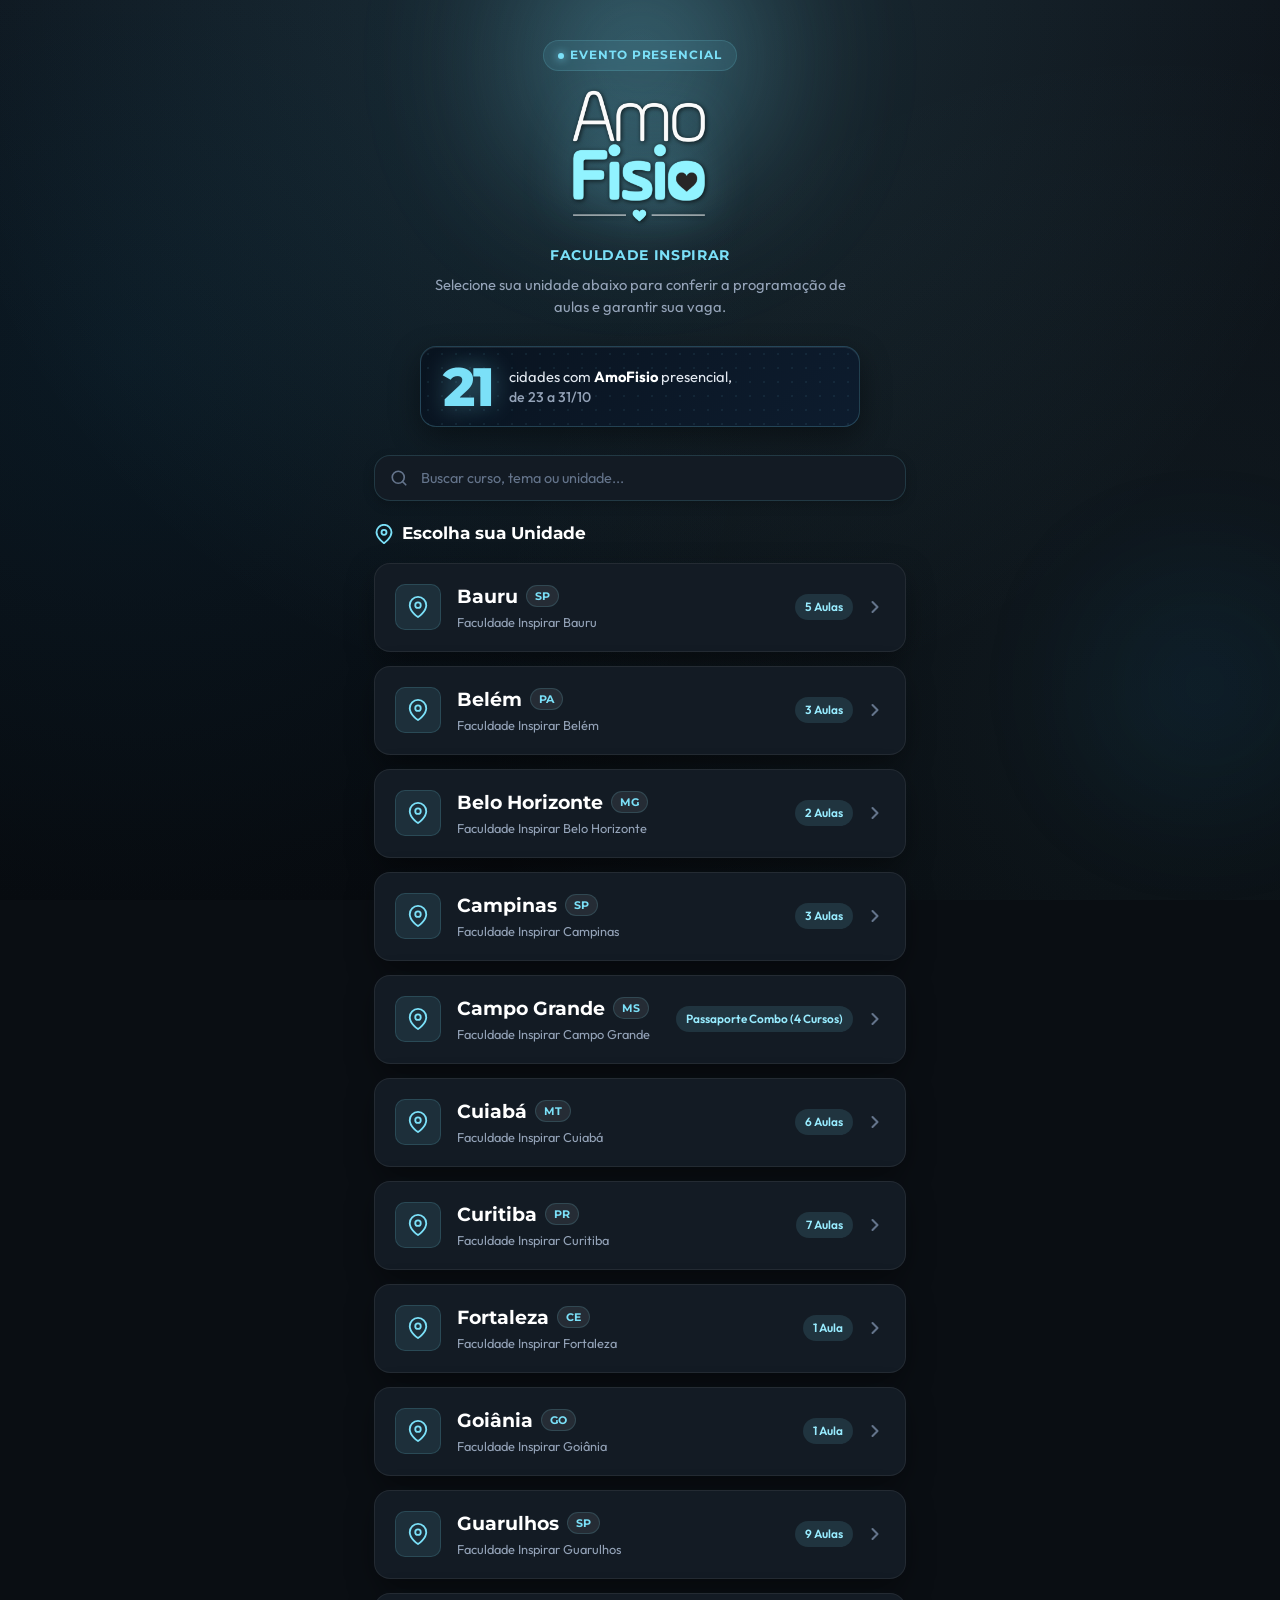
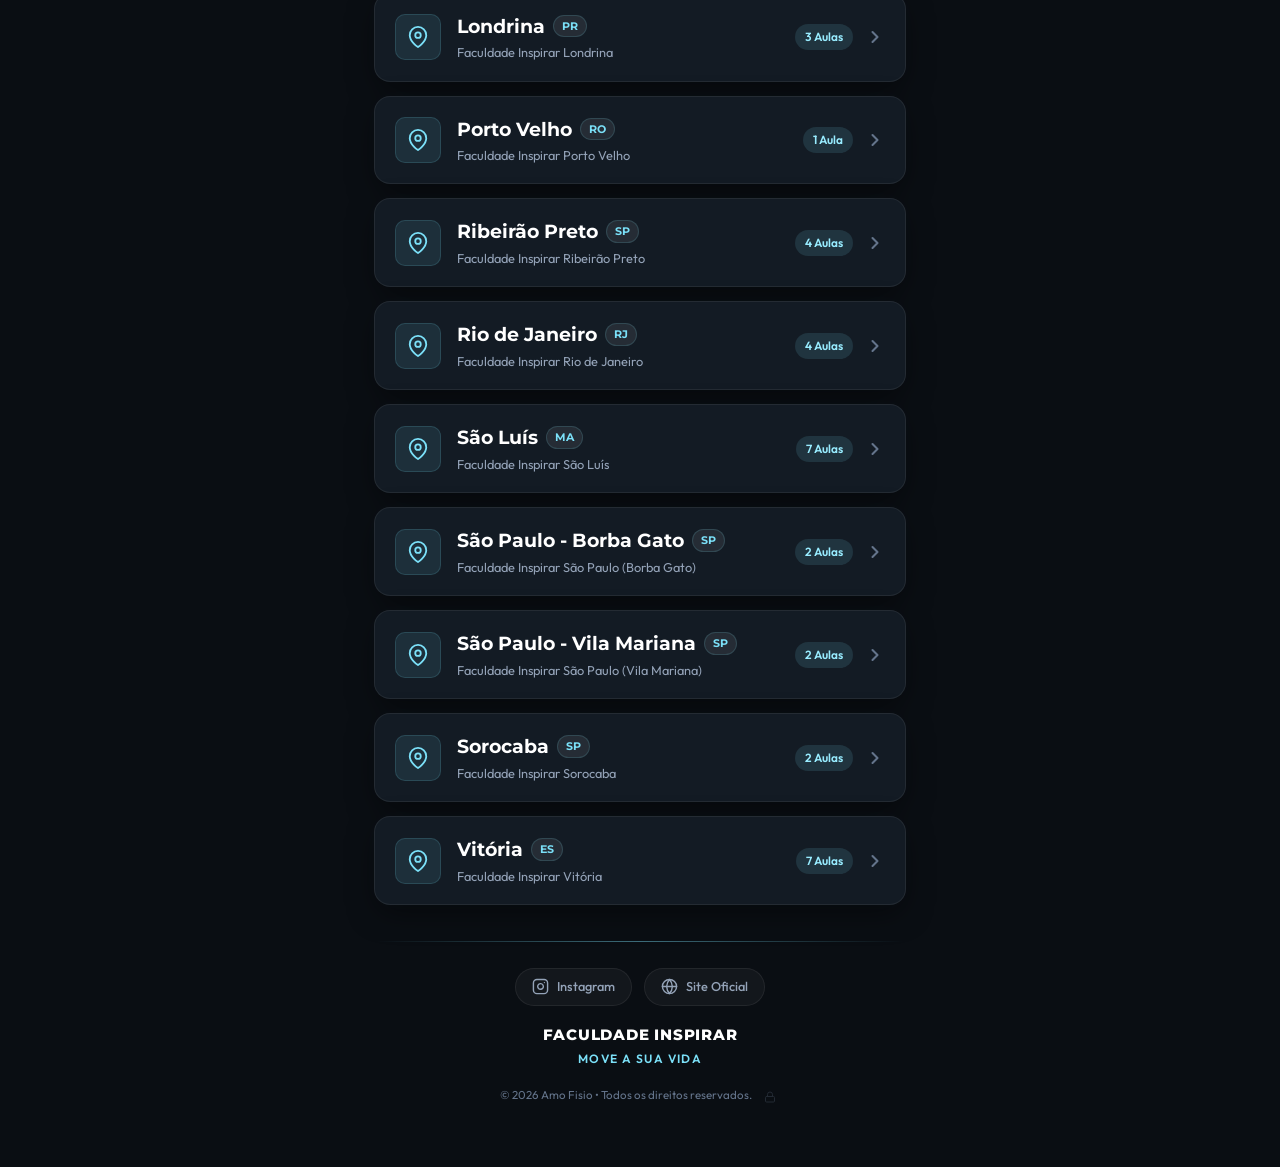
<file: linktree amofisio/index.html>
<!DOCTYPE html>
<html lang="pt-BR">
<head>
  <meta charset="UTF-8">
  <meta name="viewport" content="width=device-width, initial-scale=1.0, maximum-scale=1.0, user-scalable=no">
  <title>Amo Fisio | Faculdade Inspirar</title>
  
  <!-- Metatags para Redes Sociais & Compartilhamento (WhatsApp, Instagram, etc) -->
  <meta name="description" content="Garanta seu ingresso para as aulas e workshops do evento Amo Fisio da Faculdade Inspirar. Selecione sua unidade e inscreva-se no Sympla.">
  <meta property="og:title" content="Amo Fisio | Faculdade Inspirar">
  <meta property="og:description" content="O maior evento presencial de Fisioterapia da Faculdade Inspirar. Escolha sua unidade e inscreva-se!">
  <meta property="og:image" content="amofisio_logo.png">
  <meta property="og:type" content="website">
  <meta name="theme-color" content="#0A0E13">

  <!-- Ícone e Estilos -->
  <link rel="icon" type="image/png" href="amofisio_logo.png">
  <link rel="stylesheet" href="style.css">
</head>
<body>

  <!-- Elementos de Iluminação Ambiente -->
  <div class="ambient-glow ambient-glow-1"></div>
  <div class="ambient-glow ambient-glow-2"></div>

  <!-- Container da Aplicação -->
  <main class="app-container">

    <!-- Header & Hero -->
    <header class="header-hero">
      <div class="badge-event-type">
        <span>Evento Presencial</span>
      </div>

      <div class="logo-wrapper">
        <img src="amofisio_logo.png" alt="Amo Fisio Logo" class="logo-img" id="hero-logo">
      </div>

      <div class="institution-tag">
        <span>FACULDADE INSPIRAR</span>
      </div>

      <p class="tagline" id="hero-tagline">
        Selecione sua unidade abaixo para conferir a programação de aulas e garantir sua vaga.
      </p>

      <!-- Destaque Informativo do Evento Presencial -->
      <div class="hero-event-info-card" aria-label="Informações do Evento AmoFisio Presencial">
        <div class="hero-info-number">21</div>
        <div class="hero-info-text">
          cidades com <strong>AmoFisio</strong> presencial,<br>
          <span>de 23 a 31/10</span>
        </div>
      </div>
    </header>

    <!-- Barra de Pesquisa Rápida -->
    <section class="search-container" aria-label="Pesquisa de Cursos">
      <div class="search-input-wrapper">
        <svg class="search-icon" viewBox="0 0 24 24" fill="none" stroke="currentColor" stroke-width="2.2" stroke-linecap="round" stroke-linejoin="round">
          <circle cx="11" cy="11" r="8"></circle>
          <line x1="21" y1="21" x2="16.65" y2="16.65"></line>
        </svg>
        <input 
          type="text" 
          id="search-input" 
          class="search-input" 
          placeholder="Buscar curso, tema ou unidade..." 
          autocomplete="off"
        >
        <button id="clear-search-btn" class="clear-search-btn" title="Limpar pesquisa" aria-label="Limpar pesquisa">
          <svg width="18" height="18" viewBox="0 0 24 24" fill="none" stroke="currentColor" stroke-width="2.5" stroke-linecap="round" stroke-linejoin="round">
            <line x1="18" y1="6" x2="6" y2="18"></line>
            <line x1="6" y1="6" x2="18" y2="18"></line>
          </svg>
        </button>
      </div>
    </section>

    <!-- VIEW 1: SELEÇÃO DE UNIDADES -->
    <section id="view-units" class="view-section active" aria-label="Lista de Unidades">
      <div class="section-header">
        <h2 class="section-title">
          <svg width="20" height="20" viewBox="0 0 24 24" fill="none" stroke="currentColor" stroke-width="2.2" stroke-linecap="round" stroke-linejoin="round">
            <path d="M21 10c0 7-9 13-9 13s-9-6-9-13a9 9 0 0 1 18 0z"></path>
            <circle cx="12" cy="10" r="3"></circle>
          </svg>
          Escolha sua Unidade
        </h2>
      </div>

      <div id="units-list-container" class="units-grid">
        <!-- Renderizado dinamicamente via app.js -->
      </div>
    </section>

    <!-- VIEW 2: CURSOS DA UNIDADE SELECIONADA -->
    <section id="view-courses" class="view-section" aria-label="Lista de Cursos da Unidade">
      <div class="back-navigation-bar">
        <button id="back-to-units-btn" class="back-btn">
          <svg width="18" height="18" viewBox="0 0 24 24" fill="none" stroke="currentColor" stroke-width="2.5" stroke-linecap="round" stroke-linejoin="round">
            <polyline points="15 18 9 12 15 6"></polyline>
          </svg>
          <span>Todas as Unidades</span>
        </button>
      </div>

      <div class="unit-active-header">
        <div class="active-unit-top">
          <h2 id="active-unit-name" class="active-unit-title">Vitória</h2>
          <span id="active-unit-badge" class="unit-state-badge">ES</span>
        </div>
        <div class="active-unit-location">
          <svg width="15" height="15" viewBox="0 0 24 24" fill="none" stroke="currentColor" stroke-width="2" stroke-linecap="round" stroke-linejoin="round">
            <path d="M21 10c0 7-9 13-9 13s-9-6-9-13a9 9 0 0 1 18 0z"></path>
            <circle cx="12" cy="10" r="3"></circle>
          </svg>
          <span id="active-unit-address">Faculdade Inspirar Vitória</span>
        </div>
      </div>

      <div id="courses-list-container" class="courses-list">
        <!-- Renderizado dinamicamente via app.js -->
      </div>
    </section>

    <!-- ESTADO VAZIO (QUANDO BUSCA NÃO ENCONTRA) -->
    <div id="empty-state" class="empty-state" style="display: none;">
      <svg width="40" height="40" viewBox="0 0 24 24" fill="none" stroke="currentColor" stroke-width="1.8" stroke-linecap="round" stroke-linejoin="round">
        <circle cx="11" cy="11" r="8"></circle>
        <line x1="21" y1="21" x2="16.65" y2="16.65"></line>
        <line x1="8" y1="11" x2="14" y2="11"></line>
      </svg>
      <h3>Nenhum resultado encontrado</h3>
      <p>Tente buscar por outro termo ou limpe o campo de busca.</p>
    </div>

    <!-- Rodapé Institucional -->
    <footer class="footer-container">
      <div class="footer-divider"></div>

      <div class="social-links">
        <a href="https://www.instagram.com/faculdadeinspirar/" target="_blank" rel="noopener noreferrer" class="social-btn" title="Instagram Oficial">
          <svg width="17" height="17" viewBox="0 0 24 24" fill="none" stroke="currentColor" stroke-width="2" stroke-linecap="round" stroke-linejoin="round">
            <rect x="2" y="2" width="20" height="20" rx="5" ry="5"></rect>
            <path d="M16 11.37A4 4 0 1 1 12.63 8 4 4 0 0 1 16 11.37z"></path>
            <line x1="17.5" y1="6.5" x2="17.51" y2="6.5"></line>
          </svg>
          <span>Instagram</span>
        </a>

        <a href="https://www.inspirar.com.br" target="_blank" rel="noopener noreferrer" class="social-btn" title="Site Oficial Inspirar">
          <svg width="17" height="17" viewBox="0 0 24 24" fill="none" stroke="currentColor" stroke-width="2" stroke-linecap="round" stroke-linejoin="round">
            <circle cx="12" cy="12" r="10"></circle>
            <line x1="2" y1="12" x2="22" y2="12"></line>
            <path d="M12 2a15.3 15.3 0 0 1 4 10 15.3 15.3 0 0 1-4 10 15.3 15.3 0 0 1-4-10 15.3 15.3 0 0 1 4-10z"></path>
          </svg>
          <span>Site Oficial</span>
        </a>
      </div>

      <div class="footer-branding">
        <div class="footer-brand-title">FACULDADE INSPIRAR</div>
        <div class="footer-brand-tagline">MOVE A SUA VIDA</div>
      </div>

      <p class="footer-copyright">
        © <span id="current-year"></span> Amo Fisio • Todos os direitos reservados.
        <button id="admin-trigger-btn" class="admin-discreet-btn" title="Painel de Gestão" aria-label="Acesso Restrito">
          <svg width="12" height="12" viewBox="0 0 24 24" fill="none" stroke="currentColor" stroke-width="2" stroke-linecap="round" stroke-linejoin="round">
            <rect x="3" y="11" width="18" height="11" rx="2" ry="2"></rect>
            <path d="M7 11V7a5 5 0 0 1 10 0v4"></path>
          </svg>
        </button>
      </p>
    </footer>

  </main>

  <!-- Toast Notification Flutuante -->
  <div id="toast" class="toast-notification" role="status" aria-live="polite">
    <svg width="18" height="18" viewBox="0 0 24 24" fill="none" stroke="currentColor" stroke-width="2.5" stroke-linecap="round" stroke-linejoin="round">
      <polyline points="20 6 9 17 4 12"></polyline>
    </svg>
    <span id="toast-message">Link copiado com sucesso!</span>
  </div>

  <!-- MODAL: LOGIN ADMINISTRATIVO -->
  <div id="admin-login-modal" class="admin-modal-overlay" style="display: none;" role="dialog" aria-modal="true" aria-labelledby="admin-login-title">
    <div class="admin-modal-card">
      <button id="admin-login-close" class="admin-modal-close" aria-label="Fechar modal">&times;</button>
      <div class="admin-lock-icon">
        <svg width="26" height="26" viewBox="0 0 24 24" fill="none" stroke="currentColor" stroke-width="2" stroke-linecap="round" stroke-linejoin="round">
          <rect x="3" y="11" width="18" height="11" rx="2" ry="2"></rect>
          <path d="M7 11V7a5 5 0 0 1 10 0v4"></path>
        </svg>
      </div>
      <h3 id="admin-login-title" class="admin-modal-title">Área Administrativa</h3>
      <p class="admin-modal-desc">Informe a senha para visualizar o relatório de ocupação e vagas das turmas.</p>
      
      <form id="admin-login-form">
        <div class="admin-input-group">
          <input 
            type="password" 
            id="admin-password-input" 
            class="admin-pwd-input"
            placeholder="Digite a senha..." 
            autocomplete="current-password" 
            required
          />
          <button type="button" id="admin-toggle-pwd" class="admin-pwd-toggle" aria-label="Mostrar ou ocultar senha">
            <svg id="admin-pwd-eye-icon" width="18" height="18" viewBox="0 0 24 24" fill="none" stroke="currentColor" stroke-width="2">
              <path d="M1 12s4-8 11-8 11 8 11 8-4 8-11 8-11-8-11-8z"></path>
              <circle cx="12" cy="12" r="3"></circle>
            </svg>
          </button>
        </div>
        <div id="admin-login-error" class="admin-error-msg" style="display: none;">
          <svg width="14" height="14" viewBox="0 0 24 24" fill="none" stroke="currentColor" stroke-width="2.2">
            <circle cx="12" cy="12" r="10"></circle>
            <line x1="12" y1="8" x2="12" y2="12"></line>
            <line x1="12" y1="16" x2="12.01" y2="16"></line>
          </svg>
          <span>Senha incorreta. Tente novamente.</span>
        </div>
        <button type="submit" class="admin-submit-btn">Entrar no Painel</button>
      </form>
    </div>
  </div>

  <!-- MODAL / PAINEL: ÁREA ADMINISTRATIVA -->
  <div id="admin-dashboard-modal" class="admin-dashboard-overlay" style="display: none;" role="dialog" aria-modal="true" aria-labelledby="admin-dash-heading">
    <div class="admin-dashboard-container">
      
      <!-- Cabeçalho do Dashboard -->
      <header class="admin-dashboard-header">
        <div class="admin-dash-header-left">
          <div class="admin-tag-badge">
            <span class="admin-badge-dot"></span>
            PAINEL DE GESTÃO • INSPIRAR
          </div>
          <h2 id="admin-dash-heading" class="admin-dash-title">Relatório Geral de Vagas e Inscrições</h2>
          <p class="admin-dash-subtitle">Acompanhamento consolidado de todas as unidades e turmas do Amo Fisio</p>
        </div>
        <div class="admin-dash-header-actions">
          <button id="admin-logout-btn" class="admin-btn-secondary" title="Encerrar sessão administrativa">
            <svg width="15" height="15" viewBox="0 0 24 24" fill="none" stroke="currentColor" stroke-width="2">
              <path d="M9 21H5a2 2 0 0 1-2-2V5a2 2 0 0 1 2-2h4"></path>
              <polyline points="16 17 21 12 16 7"></polyline>
              <line x1="21" y1="12" x2="9" y2="12"></line>
            </svg>
            <span>Bloquear / Sair</span>
          </button>
          <button id="admin-dashboard-close" class="admin-btn-close" aria-label="Fechar Painel">&times;</button>
        </div>
      </header>

      <!-- Cartões de Resumo Geral (KPIs) -->
      <section class="admin-kpi-grid">
        <div class="admin-kpi-card">
          <div class="admin-kpi-icon-wrap icon-cyan">
            <svg width="20" height="20" viewBox="0 0 24 24" fill="none" stroke="currentColor" stroke-width="2">
              <path d="M17 21v-2a4 4 0 0 0-4-4H5a4 4 0 0 0-4 4v2"></path>
              <circle cx="9" cy="7" r="4"></circle>
              <path d="M23 21v-2a4 4 0 0 0-3-3.87"></path>
              <path d="M16 3.13a4 4 0 0 1 0 7.75"></path>
            </svg>
          </div>
          <div class="admin-kpi-info">
            <span class="admin-kpi-label">Total de Inscritos</span>
            <div class="admin-kpi-val" id="admin-kpi-total-reg">0</div>
            <span class="admin-kpi-sub" id="admin-kpi-occupancy-rate">0% ocupação geral</span>
          </div>
        </div>

        <div class="admin-kpi-card highlight-success">
          <div class="admin-kpi-icon-wrap icon-green">
            <svg width="20" height="20" viewBox="0 0 24 24" fill="none" stroke="currentColor" stroke-width="2.2">
              <path d="M22 11.08V12a10 10 0 1 1-5.93-9.14"></path>
              <polyline points="22 4 12 14.01 9 11.01"></polyline>
            </svg>
          </div>
          <div class="admin-kpi-info">
            <span class="admin-kpi-label">Turmas Confirmadas</span>
            <div class="admin-kpi-val" id="admin-kpi-confirmed">0</div>
            <span class="admin-kpi-sub" id="admin-kpi-confirmed-rate">Meta atingida</span>
          </div>
        </div>

        <div class="admin-kpi-card">
          <div class="admin-kpi-icon-wrap icon-blue">
            <svg width="20" height="20" viewBox="0 0 24 24" fill="none" stroke="currentColor" stroke-width="2">
              <rect x="2" y="7" width="20" height="14" rx="2" ry="2"></rect>
              <path d="M16 21V5a2 2 0 0 0-2-2h-4a2 2 0 0 0-2 2v16"></path>
            </svg>
          </div>
          <div class="admin-kpi-info">
            <span class="admin-kpi-label">Vagas Ofertadas</span>
            <div class="admin-kpi-val" id="admin-kpi-total-cap">0</div>
            <span class="admin-kpi-sub" id="admin-kpi-remaining-spots">0 vagas restantes</span>
          </div>
        </div>

        <div class="admin-kpi-card highlight-critical">
          <div class="admin-kpi-icon-wrap icon-red">
            <svg width="20" height="20" viewBox="0 0 24 24" fill="none" stroke="currentColor" stroke-width="2">
              <circle cx="12" cy="12" r="10"></circle>
              <line x1="4.93" y1="4.93" x2="19.07" y2="19.07"></line>
            </svg>
          </div>
          <div class="admin-kpi-info">
            <span class="admin-kpi-label">Turmas Esgotadas</span>
            <div class="admin-kpi-val" id="admin-kpi-sold-out">0</div>
            <span class="admin-kpi-sub">100% de capacidade</span>
          </div>
        </div>

        <div class="admin-kpi-card highlight-warning">
          <div class="admin-kpi-icon-wrap icon-amber">
            <svg width="20" height="20" viewBox="0 0 24 24" fill="none" stroke="currentColor" stroke-width="2">
              <polygon points="13 2 3 14 12 14 11 22 21 10 12 10 13 2"></polygon>
            </svg>
          </div>
          <div class="admin-kpi-info">
            <span class="admin-kpi-label">Últimas Vagas</span>
            <div class="admin-kpi-val" id="admin-kpi-urgent">0</div>
            <span class="admin-kpi-sub">≤ 5 vagas restantes</span>
          </div>
        </div>
      </section>

      <!-- Navegação de Abas do Painel Administrativo -->
      <nav class="admin-tabs-nav" aria-label="Navegação do Painel">
        <button id="admin-tab-units" class="admin-tab-btn active" data-tab="units">
          <svg width="16" height="16" viewBox="0 0 24 24" fill="none" stroke="currentColor" stroke-width="2.2">
            <rect x="3" y="3" width="7" height="7"></rect>
            <rect x="14" y="3" width="7" height="7"></rect>
            <rect x="14" y="14" width="7" height="7"></rect>
            <rect x="3" y="14" width="7" height="7"></rect>
          </svg>
          <span>Turmas por Unidade</span>
        </button>
        <button id="admin-tab-recent" class="admin-tab-btn" data-tab="recent">
          <span class="recent-pulse-dot"></span>
          <svg width="16" height="16" viewBox="0 0 24 24" fill="none" stroke="currentColor" stroke-width="2.2">
            <polyline points="12 6 12 12 16 14"></polyline>
            <circle cx="12" cy="12" r="10"></circle>
          </svg>
          <span>Últimas Inscrições</span>
          <span class="admin-tab-badge" id="admin-recent-badge">0</span>
        </button>
      </nav>

      <!-- ABA 1: VISÃO DE UNIDADES E METAS -->
      <div id="admin-units-tab-content" class="admin-tab-content active">
        <!-- Barra de Filtros e Busca -->
        <div class="admin-controls-bar">
          <div class="admin-search-wrapper">
            <svg width="16" height="16" viewBox="0 0 24 24" fill="none" stroke="currentColor" stroke-width="2">
              <circle cx="11" cy="11" r="8"></circle>
              <line x1="21" y1="21" x2="16.65" y2="16.65"></line>
            </svg>
            <input type="text" id="admin-filter-input" placeholder="Buscar por cidade ou curso..." />
          </div>
          <div class="admin-filter-pills">
            <button class="admin-pill active" data-filter="all">Todas as Cidades (<span id="admin-count-units">0</span>)</button>
            <button class="admin-pill" data-filter="confirmed">Confirmados</button>
            <button class="admin-pill" data-filter="pending">Aguardando Confirmação</button>
            <button class="admin-pill" data-filter="urgent">Com Últimas Vagas</button>
            <button class="admin-pill" data-filter="sold_out">Com Esgotados</button>
            <button class="admin-pill" data-filter="cancelled">Cancelados</button>
          </div>
        </div>

        <!-- Listagem de Unidades e Cursos -->
        <div id="admin-units-container" class="admin-units-list">
          <!-- Renderizado dinamicamente via JS -->
        </div>
      </div>

      <!-- ABA 2: FEED DE ÚLTIMAS INSCRIÇÕES REALIZADAS -->
      <div id="admin-recent-feed-view" class="admin-tab-content" style="display: none;">
        <div class="admin-recent-controls-bar">
          <div class="admin-recent-search-wrap">
            <svg width="16" height="16" viewBox="0 0 24 24" fill="none" stroke="currentColor" stroke-width="2">
              <circle cx="11" cy="11" r="8"></circle>
              <line x1="21" y1="21" x2="16.65" y2="16.65"></line>
            </svg>
            <input type="text" id="admin-recent-search" placeholder="Filtrar por aluno, curso ou cidade..." />
          </div>
          <div class="admin-recent-filter-group">
            <select id="admin-recent-unit-select" class="admin-recent-select" aria-label="Filtrar por cidade">
              <option value="all">Todas as Cidades</option>
            </select>
            <span class="admin-recent-counter-pill" id="admin-recent-counter">0 inscrições registradas</span>
          </div>
        </div>

        <div id="admin-recent-list" class="admin-recent-list">
          <!-- Renderizado dinamicamente via JS -->
        </div>
      </div>

    </div>
  </div>

  <!-- Scripts -->
  <script src="data.js"></script>
  <script src="app.js"></script>
</body>
</html>
</file>
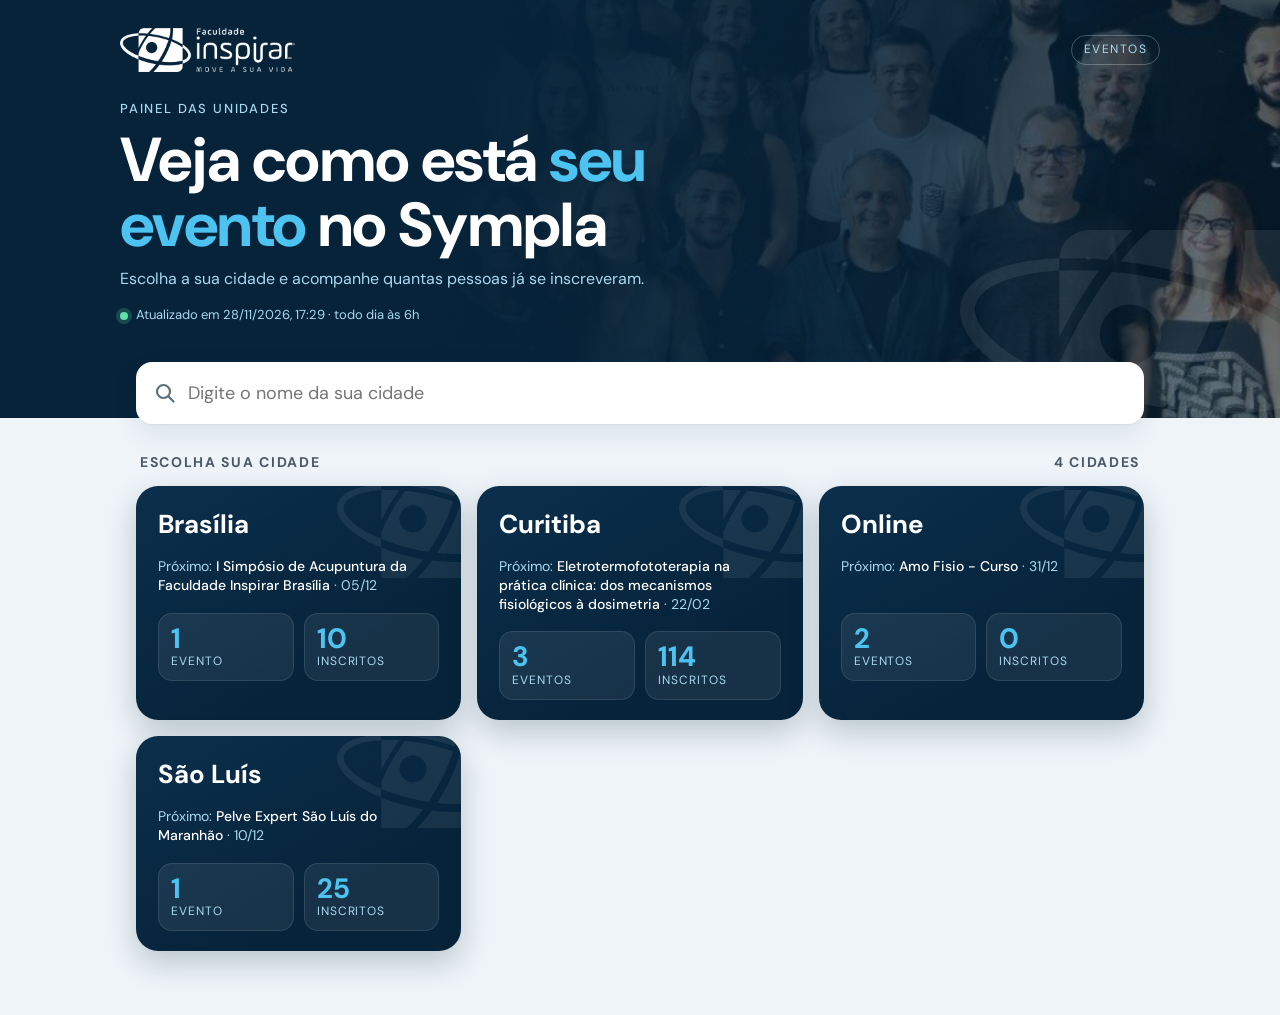
<file: painel/index.html>
<!doctype html>
<html lang="pt-BR">
<head>
<meta charset="utf-8">
<meta name="viewport" content="width=device-width, initial-scale=1">
<meta name="robots" content="noindex, nofollow">
<title>Eventos Inspirar</title>
<link rel="stylesheet" href="https://fonts.googleapis.com/css2?family=DM+Sans:opsz,wght@9..40,400;9..40,500;9..40,700&display=swap">
<link rel="icon" href="img/simbolo-branco.png">
<style>
/* Layout: faixa-herói marinho com logo e foto da rede → conteúdo sobe em cartões; data em bloco de calendário */
:root{
  --bg:#eef4f8; --panel:#ffffff; --ink:#06233a; --muted:#4a5a68; --line:#d9e4ec;
  --hero1:#06233a; --hero2:#0b2f4c; --on-hero:#ffffff; --on-hero-2:#a9d9ef;
  --accent:#1295c9; --accent-soft:#d9f1fb; --sun:#4cc3f0; --sun-soft:#06233a; --sun-ink:#7fd3f3;
  --bad:#b3261e; --bad-soft:#f8dedb; --shadow:0 1px 2px rgba(6,35,58,.06),0 10px 28px rgba(6,35,58,.08);
  --font:"DM Sans",system-ui,-apple-system,"Segoe UI",sans-serif;
}
@media (prefers-color-scheme:dark){:root{
  --bg:#08192a; --panel:#0d2a3c; --ink:#eaf2f6; --muted:#9fb2c0; --line:#173a52;
  --hero1:#041726; --hero2:#0b2f4c; --on-hero-2:#7fd3f3;
  --accent:#4cc3f0; --accent-soft:#0f3550; --sun:#4cc3f0; --sun-soft:#4cc3f0; --sun-ink:#06233a;
  --bad:#f2786f; --bad-soft:#3a1d1b; --shadow:0 1px 2px rgba(0,0,0,.3),0 10px 28px rgba(0,0,0,.3); color-scheme:dark}}
*{box-sizing:border-box}
body{margin:0;background:var(--bg);color:var(--ink);font:16px/1.45 var(--font);-webkit-font-smoothing:antialiased}
a{color:inherit}
button:focus-visible,a:focus-visible,input:focus-visible{outline:3px solid var(--sun);outline-offset:3px}

.hero{background:linear-gradient(100deg,var(--hero1) 35%,rgba(6,35,58,.82) 70%,rgba(6,35,58,.55)),url(img/equipe.jpg) center 30%/cover,var(--hero1);color:var(--on-hero);padding:28px 16px 92px;position:relative;overflow:hidden}
.hero::after{content:"";position:absolute;right:-60px;bottom:-120px;width:380px;height:380px;background:url(img/simbolo-branco.png) center/contain no-repeat;opacity:.08;pointer-events:none}
.hero .in,.main{max-width:1040px;margin:0 auto;position:relative;z-index:1}
.topo{display:flex;justify-content:space-between;align-items:center;gap:12px;margin-bottom:28px}
.logo{height:44px;width:auto;display:block}
.topo .tag{font-size:12px;letter-spacing:.12em;text-transform:uppercase;color:var(--on-hero-2);border:1px solid rgba(255,255,255,.25);padding:5px 12px;border-radius:99px;white-space:nowrap}
.hero h1.big{font-size:clamp(34px,6.2vw,62px);max-width:16ch;letter-spacing:-.01em}
.hero h1 em{font-style:normal;color:#4cc3f0}
.eyebrow{font-size:13px;letter-spacing:.14em;text-transform:uppercase;color:var(--on-hero-2);font-weight:500}
.hero h1{font-size:clamp(30px,5vw,46px);line-height:1.05;margin:8px 0 10px;font-weight:700;text-wrap:balance}
.hero p{margin:0;color:var(--on-hero-2);max-width:56ch}
.voltar{display:inline-flex;gap:8px;align-items:center;color:var(--on-hero);text-decoration:none;font-weight:500;font-size:15px;background:rgba(255,255,255,.12);padding:7px 14px;border-radius:99px;margin-bottom:18px}
.voltar:hover{background:rgba(255,255,255,.2)}
.upd{display:inline-flex;align-items:center;gap:8px;margin-top:16px;font-size:13px;color:var(--on-hero-2)}
.upd::before{content:"";width:8px;height:8px;border-radius:50%;background:#5fe0a8;box-shadow:0 0 0 4px rgba(95,224,168,.2)}

.main{padding:0 16px 64px;margin-top:-56px;position:relative}
.busca{width:100%;font:inherit;font-size:18px;padding:18px 20px 18px 52px;border:0;border-radius:16px;background:var(--panel) url("data:image/svg+xml,%3Csvg xmlns='http://www.w3.org/2000/svg' width='22' height='22' fill='none' stroke='%235b707a' stroke-width='2.2' stroke-linecap='round'%3E%3Ccircle cx='9.5' cy='9.5' r='6.5'/%3E%3Cpath d='m14.5 14.5 5 5'/%3E%3C/svg%3E") no-repeat 18px center;color:var(--ink);box-shadow:var(--shadow);margin-bottom:22px}
.menu-tit{display:flex;justify-content:space-between;align-items:baseline;gap:12px;margin:6px 4px 14px;font-size:14px;letter-spacing:.12em;text-transform:uppercase;color:var(--muted);font-weight:700}
.units{display:grid;grid-template-columns:repeat(auto-fill,minmax(260px,1fr));gap:16px}
.u{position:relative;overflow:hidden;display:flex;flex-direction:column;gap:18px;padding:24px 22px 20px;border-radius:22px;background:linear-gradient(150deg,#0b2f4c,#06233a 70%);color:#fff;text-decoration:none;box-shadow:0 12px 30px rgba(6,35,58,.22);transition:transform .2s,box-shadow .2s}
.u::before{content:"";position:absolute;right:-46px;top:-46px;width:170px;height:170px;background:url(img/simbolo-branco.png) center/contain no-repeat;opacity:.07;transition:opacity .2s,transform .4s}
.u:hover{transform:translateY(-4px);box-shadow:0 18px 40px rgba(18,149,201,.35)}
.u:hover::before{opacity:.14;transform:rotate(-12deg)}
.u .topo-u{display:flex;justify-content:space-between;align-items:flex-start;gap:10px}
.u .nome{font-size:26px;font-weight:700;line-height:1.1;text-wrap:balance}
.u .seta{flex:none;width:42px;height:42px;border-radius:50%;background:#4cc3f0;color:#06233a;display:grid;place-items:center;font-size:20px;font-weight:700;transition:transform .2s}
.u:hover .seta{transform:translateX(4px)}
.u .prox{font-size:14px;color:#a9d9ef;line-height:1.35;min-height:2.7em}
.u .prox b{color:#fff;font-weight:500}
.u .stats{display:flex;gap:10px}
.u .stats div{flex:1;background:rgba(255,255,255,.07);border:1px solid rgba(255,255,255,.1);border-radius:14px;padding:10px 12px;display:flex;flex-direction:column}
.u .stats b{font-size:28px;font-weight:700;color:#4cc3f0;font-variant-numeric:tabular-nums;line-height:1.05}
.u .stats span{font-size:12px;color:#a9d9ef;text-transform:uppercase;letter-spacing:.08em}

.resumo{display:grid;grid-template-columns:repeat(3,1fr);gap:14px}
.resumo div{background:var(--panel);border-radius:16px;padding:18px 20px;box-shadow:var(--shadow)}
.resumo b{display:block;font-size:34px;font-weight:700;font-variant-numeric:tabular-nums;line-height:1.1;color:var(--accent)}
.resumo span{color:var(--muted);font-size:14px}
h2{font-size:22px;margin:40px 0 14px;font-weight:700;display:flex;align-items:center;gap:10px}
h2 small{font-size:14px;font-weight:500;color:var(--muted)}

.cards{display:grid;grid-template-columns:repeat(auto-fill,minmax(300px,1fr));gap:16px}
.card{background:var(--panel);border-radius:18px;padding:20px;box-shadow:var(--shadow);display:grid;grid-template-columns:auto 1fr;gap:14px 16px;align-content:start}
.cal{width:62px;border-radius:12px;overflow:hidden;text-align:center;background:var(--accent-soft);align-self:start}
.cal .m{background:var(--accent);color:#fff;font-size:12px;letter-spacing:.1em;text-transform:uppercase;padding:3px 0;font-weight:500}
.cal .d{font-size:28px;font-weight:700;color:var(--accent);padding:4px 0 0;line-height:1}
.cal .w{font-size:11px;color:var(--muted);padding:2px 0 6px;text-transform:uppercase;letter-spacing:.06em}
.card.breve .cal{background:var(--sun-soft)} .card.breve .cal .m{background:var(--sun);color:#06233a} .card.breve .cal .d{color:var(--sun-ink)}
.card.cancel{opacity:.75} .card.cancel .cal{background:var(--bad-soft)} .card.cancel .cal .m{background:var(--bad)} .card.cancel .cal .d{color:var(--bad)}
.info{min-width:0;display:flex;flex-direction:column;gap:6px}
.pill{align-self:start;font-size:12px;font-weight:700;padding:3px 10px;border-radius:99px;background:var(--accent-soft);color:var(--accent)}
.breve .pill{background:var(--sun-soft);color:var(--sun-ink)} .cancel .pill{background:var(--bad-soft);color:var(--bad)}
.card h3{margin:0;font-size:17px;line-height:1.3;font-weight:700;text-wrap:balance}
.local{font-size:14px;color:var(--muted)}
.base{grid-column:1/-1;display:flex;align-items:center;justify-content:space-between;gap:12px;padding-top:14px;border-top:1px dashed var(--line)}
.insc b{font-size:34px;font-weight:700;font-variant-numeric:tabular-nums;line-height:1;margin-right:6px}
.insc span{color:var(--muted);font-size:14px}
.btn{padding:10px 16px;border-radius:99px;background:var(--hero1);color:#fff;font-weight:500;text-decoration:none;font-size:14px;white-space:nowrap}
.btn:hover{filter:brightness(1.08)}

.passados{background:var(--panel);border-radius:16px;box-shadow:var(--shadow);overflow:hidden}
.passados summary{padding:16px 20px;cursor:pointer;font-weight:700;list-style:none;display:flex;justify-content:space-between}
.passados summary::after{content:"+";color:var(--accent);font-size:20px;line-height:1}
.passados[open] summary::after{content:"–"}
.prow{display:flex;justify-content:space-between;gap:16px;padding:12px 20px;border-top:1px solid var(--line)}
.prow div{min-width:0}
.prow b{font-variant-numeric:tabular-nums;white-space:nowrap;color:var(--accent)}
.vazio{background:var(--panel);border-radius:16px;padding:32px;text-align:center;color:var(--muted);box-shadow:var(--shadow)}
.copiar{font:inherit;font-size:14px;border:1px solid rgba(255,255,255,.35);background:transparent;color:var(--on-hero);border-radius:99px;padding:7px 14px;cursor:pointer;margin-top:16px;margin-left:10px}
.copiar:hover{background:rgba(255,255,255,.12)}
@media (max-width:600px){.resumo{grid-template-columns:1fr 1fr}.resumo div:last-child{grid-column:1/-1}.base{flex-wrap:wrap}.btn{flex:1;text-align:center}}
@media (prefers-reduced-motion:reduce){.u{transition:none}.u:hover{transform:none}}
</style>
</head>
<body>
<div id="app"><div class="hero"><div class="in"><img class="logo" src="img/logo-branco.png" alt="Faculdade Inspirar"><h1 style="margin-top:28px">Carregando…</h1></div></div></div>
<script>
const app = document.getElementById('app');
const fmt = n => n == null ? '—' : n.toLocaleString('pt-BR');
const esc = s => String(s ?? '').replace(/[&<>"]/g, c => ({'&':'&amp;','<':'&lt;','>':'&gt;','"':'&quot;'}[c]));
const slug = s => s.normalize('NFD').replace(/[̀-ͯ]/g,'').toLowerCase().replace(/[^a-z0-9]+/g,'-').replace(/^-|-$/g,'');
const DIA = 864e5;
let EV = [], UNITS = [], UPD = '';
const label = e => e.unidade;
const dataCurta = d => new Date(d).toLocaleDateString('pt-BR',{day:'2-digit',month:'2-digit'});
const mes = d => new Date(d).toLocaleDateString('pt-BR',{month:'short'}).replace('.','');
const sem = d => new Date(d).toLocaleDateString('pt-BR',{weekday:'short'}).replace('.','');
const futuro = e => new Date(e.fim||e.inicio).getTime() >= Date.now();
function falta(e){
  if (e.cancelado) return ['Cancelado','cancel'];
  const dias = Math.ceil((new Date(e.inicio) - Date.now())/DIA);
  if (dias <= 0) return ['Acontecendo agora','breve'];
  if (dias === 1) return ['É amanhã','breve'];
  if (dias <= 7) return [`Faltam ${dias} dias`,'breve'];
  return [`Faltam ${dias} dias`,''];
}
const hero = (inner) => `<header class="hero"><div class="in"><div class="topo"><a href="#" aria-label="Início"><img class="logo" src="img/logo-branco.png" alt="Faculdade Inspirar"></a><span class="tag">Eventos</span></div>${inner}<div class="upd">${UPD}</div></div></header>`;

function home(){
  app.innerHTML = hero(`<div class="eyebrow">Painel das unidades</div>
      <h1 class="big">Veja como está <em>seu evento</em> no Sympla</h1>
      <p>Escolha a sua cidade e acompanhe quantas pessoas já se inscreveram.</p>`) + `
    <main class="main">
      <input class="busca" id="busca" type="search" placeholder="Digite o nome da sua cidade" aria-label="Buscar cidade">
      <div class="menu-tit"><span>Escolha sua cidade</span><span id="qtd"></span></div>
      <div class="units" id="units"></div>
    </main>`;
  const draw = q => { q = slug(q||'');
    document.getElementById('units').innerHTML = UNITS.filter(u=>!q||u.slug.includes(q)).map(u =>
      `<a class="u" href="#${u.slug}"><span class="topo-u"><span class="nome">${esc(u.nome)}</span></span>
        <span class="prox">Próximo: <b>${esc(u.next.nome)}</b> · ${dataCurta(u.next.inicio)}</span>
        <span class="stats"><div><b>${u.prox}</b><span>${u.prox>1?'eventos':'evento'}</span></div><div><b>${fmt(u.inscProx)}</b><span>inscritos</span></div></span></a>`
    ).join('') || '<div class="vazio">Nenhuma cidade com evento marcado tem esse nome.</div>'; };
  draw();
  document.getElementById('qtd').textContent = UNITS.length + (UNITS.length===1?' cidade':' cidades');
  document.getElementById('busca').oninput = e => draw(e.target.value);
}

function unidade(u){
  const evs = EV.filter(e => label(e)===u.nome);
  const prox = evs.filter(e=>futuro(e) && !e.cancelado).sort((a,b)=>a.inicio.localeCompare(b.inicio));
  const canc = evs.filter(e=>futuro(e) && e.cancelado);
  const pass = evs.filter(e=>!futuro(e) && !e.cancelado).sort((a,b)=>b.inicio.localeCompare(a.inicio));
  const totProx = prox.reduce((s,e)=>s+(e.inscritos||0),0);
  const card = e => { const [t,c] = falta(e); const d = new Date(e.inicio); return `
    <article class="card ${c}">
      <div class="cal" aria-hidden="true"><div class="m">${mes(d)}</div><div class="d">${d.getDate()}</div><div class="w">${sem(d)}</div></div>
      <div class="info"><span class="pill">${t}</span><h3>${esc(e.nome)}</h3>${e.local?`<div class="local">${esc(e.local)}</div>`:''}</div>
      <div class="base"><div class="insc"><b>${fmt(e.inscritos)}</b><span>${e.inscritos===1?'inscrito':'inscritos'}</span></div>
        ${e.url&&!e.cancelado?`<a class="btn" href="${esc(e.url)}" target="_blank" rel="noopener">Ver no Sympla</a>`:''}</div>
    </article>`; };
  app.innerHTML = hero(`<a class="voltar" href="#">← Todas as cidades</a>
      <div class="eyebrow">Eventos da unidade</div><h1>${esc(u.nome)}</h1>
      <p>Inscrições confirmadas no Sympla em cada evento marcado.<button class="copiar" id="copiar">Copiar link</button></p>`) + `
    <main class="main">
      <div class="resumo">
        <div><b>${prox.length}</b><span>${prox.length===1?'evento pela frente':'eventos pela frente'}</span></div>
        <div><b>${fmt(totProx)}</b><span>pessoas inscritas</span></div>
        <div><b>${prox[0]?dataCurta(prox[0].inicio):'—'}</b><span>próximo evento</span></div>
      </div>
      <h2>Próximos eventos</h2>
      ${prox.length ? `<div class="cards">${prox.map(card).join('')}</div>` : '<div class="vazio">Nenhum evento marcado para esta cidade no momento.</div>'}
      ${canc.length ? `<h2>Cancelados</h2><div class="cards">${canc.map(card).join('')}</div>` : ''}
      ${pass.length ? `<h2>Já realizados <small>${pass.length}</small></h2><details class="passados"><summary>Ver eventos realizados</summary>
        ${pass.map(e=>`<div class="prow"><div>${esc(e.nome)}<div class="local">${new Date(e.inicio).toLocaleDateString('pt-BR')}</div></div><b>${fmt(e.inscritos)}</b></div>`).join('')}</details>` : ''}
    </main>`;
  const b = document.getElementById('copiar');
  b.onclick = () => navigator.clipboard.writeText(location.href).then(()=>b.textContent='Link copiado ✓').catch(()=>b.textContent=location.href);
  scrollTo(0,0);
}

function route(){
  const u = UNITS.find(x=>x.slug===decodeURIComponent(location.hash.slice(1)));
  u ? unidade(u) : home();
}

fetch('data.json',{cache:'no-store'}).then(r=>r.json()).then(d=>{
  EV = d.events.filter(e=>e.inicio);
  UPD = 'Atualizado em ' + new Date(d.atualizadoEm).toLocaleString('pt-BR',{dateStyle:'short',timeStyle:'short'}) + ' · todo dia às 6h';
  const m = new Map();
  EV.forEach(e => { const k=label(e); if(!m.has(k)) m.set(k,{nome:k,slug:slug(k),prox:0,inscProx:0});
    if (futuro(e)&&!e.cancelado){ const u=m.get(k); u.prox++; u.inscProx+=e.inscritos||0; if(!u.next||e.inicio<u.next.inicio) u.next=e; } });
  UNITS = [...m.values()].filter(u=>u.prox>0).sort((a,b)=>a.nome.localeCompare(b.nome,'pt'));
  route();
}).catch(()=>{ UPD='Sem dados ainda'; app.innerHTML = hero('<h1>Inscrições dos eventos</h1><p>Os números ainda não foram gerados. Volte em alguns minutos.</p>'); });
addEventListener('hashchange', route);
</script>
</body>
</html>
</file>
<file: linktree amofisio/style.css>
/* ==========================================================================
   AMO FISIO - FACULDADE INSPIRAR | LINKTREE DESIGN SYSTEM
   Identidade Visual inspirada no Banner Oficial e Logo
   ========================================================================== */

@import url('https://fonts.googleapis.com/css2?family=Montserrat:wght@400;500;600;700;800;900&family=Outfit:wght@400;500;600;700;800&display=swap');

:root {
  /* Paleta Oficial */
  --bg-dark: #0A0E13;
  --bg-gradient-start: #0E141B;
  --bg-gradient-end: #070A0E;
  --bg-card: #131B24;
  --bg-card-hover: #182330;
  --bg-card-active: #1C2B3C;
  --bg-glass: rgba(19, 27, 36, 0.75);

  /* Ciano / Aqua Amo Fisio */
  --cyan-main: #7BE0F8;
  --cyan-bright: #98ECFF;
  --cyan-hover: #5CD2EC;
  --cyan-dark: #0284C7;
  --cyan-deep: #0369A1;
  --cyan-glow: rgba(123, 224, 248, 0.25);
  --cyan-glow-intense: rgba(123, 224, 248, 0.5);

  /* Textos */
  --text-primary: #FFFFFF;
  --text-secondary: #94A3B8;
  --text-muted: #64748B;
  --text-highlight: #7BE0F8;

  /* Bordas e Sombras */
  --border-subtle: rgba(123, 224, 248, 0.15);
  --border-bright: rgba(123, 224, 248, 0.45);
  --border-card: rgba(255, 255, 255, 0.07);
  --shadow-card: 0 10px 30px -5px rgba(0, 0, 0, 0.5), 0 0 20px -5px rgba(123, 224, 248, 0.05);
  --shadow-card-hover: 0 15px 35px -5px rgba(0, 0, 0, 0.7), 0 0 25px rgba(123, 224, 248, 0.25);
  --shadow-btn: 0 4px 20px rgba(123, 224, 248, 0.35);

  /* Raios e Transições */
  --radius-xs: 6px;
  --radius-sm: 10px;
  --radius-md: 16px;
  --radius-lg: 24px;
  --radius-pill: 9999px;
  --transition-fast: 0.2s cubic-bezier(0.4, 0, 0.2, 1);
  --transition-normal: 0.3s cubic-bezier(0.4, 0, 0.2, 1);
  --transition-bounce: 0.4s cubic-bezier(0.34, 1.56, 0.64, 1);

  /* Tipografia */
  --font-heading: 'Montserrat', sans-serif;
  --font-body: 'Outfit', sans-serif;
}

/* Reset Global */
*, *::before, *::after {
  box-sizing: border-box;
  margin: 0;
  padding: 0;
}

html {
  scroll-behavior: smooth;
  -webkit-tap-highlight-color: transparent;
}

body {
  font-family: var(--font-body);
  background-color: var(--bg-dark);
  background-image: 
    radial-gradient(circle at 50% 0%, rgba(123, 224, 248, 0.12) 0%, transparent 65%),
    radial-gradient(circle at 10% 40%, rgba(2, 132, 199, 0.08) 0%, transparent 50%),
    radial-gradient(circle at 90% 80%, rgba(123, 224, 248, 0.06) 0%, transparent 50%),
    linear-gradient(180deg, var(--bg-gradient-start) 0%, var(--bg-gradient-end) 100%);
  background-attachment: fixed;
  color: var(--text-primary);
  min-height: 100vh;
  display: flex;
  flex-direction: column;
  align-items: center;
  overflow-x: hidden;
  line-height: 1.5;
}

/* Background Ambient Glow Orbs */
.ambient-glow {
  position: fixed;
  pointer-events: none;
  border-radius: 50%;
  filter: blur(80px);
  z-index: 0;
  opacity: 0.6;
}

.ambient-glow-1 {
  top: -100px;
  left: 50%;
  transform: translateX(-50%);
  width: 320px;
  height: 320px;
  background: radial-gradient(circle, var(--cyan-main), transparent 70%);
}

.ambient-glow-2 {
  bottom: 10%;
  right: -50px;
  width: 250px;
  height: 250px;
  background: radial-gradient(circle, rgba(2, 132, 199, 0.35), transparent 70%);
}

/* Container Principal */
.app-container {
  width: 100%;
  max-width: 580px;
  min-height: 100vh;
  padding: 24px 20px 48px;
  display: flex;
  flex-direction: column;
  position: relative;
  z-index: 1;
}

/* ==========================================================================
   HEADER & HERO
   ========================================================================== */
.header-hero {
  text-align: center;
  margin-bottom: 24px;
  display: flex;
  flex-direction: column;
  align-items: center;
  animation: fadeInDown 0.6s ease-out;
}

.badge-event-type {
  display: inline-flex;
  align-items: center;
  gap: 6px;
  padding: 6px 14px;
  background: rgba(123, 224, 248, 0.1);
  border: 1px solid var(--border-subtle);
  border-radius: var(--radius-pill);
  font-family: var(--font-heading);
  font-size: 0.72rem;
  font-weight: 700;
  letter-spacing: 0.08em;
  text-transform: uppercase;
  color: var(--cyan-main);
  margin-bottom: 16px;
  backdrop-filter: blur(8px);
}

.badge-event-type::before {
  content: '';
  width: 6px;
  height: 6px;
  background-color: var(--cyan-main);
  border-radius: 50%;
  box-shadow: 0 0 8px var(--cyan-main);
  animation: pulseDot 2s infinite;
}

.logo-wrapper {
  position: relative;
  display: inline-block;
  margin-bottom: 12px;
}

.logo-img {
  width: 160px;
  height: auto;
  max-height: 140px;
  object-fit: contain;
  filter: drop-shadow(0 8px 24px rgba(123, 224, 248, 0.3));
  transition: transform var(--transition-bounce);
}

.logo-img:hover {
  transform: scale(1.04);
}

.institution-tag {
  display: flex;
  align-items: center;
  justify-content: center;
  gap: 8px;
  font-family: var(--font-heading);
  font-size: 0.85rem;
  font-weight: 700;
  letter-spacing: 0.05em;
  color: #FFFFFF;
  margin-bottom: 8px;
}

.institution-tag span {
  color: var(--cyan-main);
}

.tagline {
  font-size: 0.92rem;
  color: var(--text-secondary);
  max-width: 420px;
  margin: 0 auto 12px;
  font-weight: 400;
}

/* ==========================================================================
   BARRA DE PESQUISA
   ========================================================================== */
.search-container {
  position: relative;
  width: 100%;
  margin-bottom: 20px;
}

.search-input-wrapper {
  position: relative;
  display: flex;
  align-items: center;
}

.search-icon {
  position: absolute;
  left: 16px;
  color: var(--text-muted);
  width: 18px;
  height: 18px;
  pointer-events: none;
  transition: color var(--transition-fast);
}

.search-input {
  width: 100%;
  padding: 13px 40px 13px 46px;
  background: var(--bg-card);
  border: 1px solid var(--border-subtle);
  border-radius: var(--radius-md);
  color: var(--text-primary);
  font-family: var(--font-body);
  font-size: 0.9rem;
  outline: none;
  transition: all var(--transition-normal);
  box-shadow: 0 4px 12px rgba(0, 0, 0, 0.2);
}

.search-input::placeholder {
  color: var(--text-muted);
}

.search-input:focus {
  border-color: var(--cyan-main);
  box-shadow: 0 0 0 3px var(--cyan-glow);
  background: var(--bg-card-hover);
}

.search-input:focus + .search-icon {
  color: var(--cyan-main);
}

.clear-search-btn {
  position: absolute;
  right: 14px;
  background: transparent;
  border: none;
  color: var(--text-muted);
  cursor: pointer;
  display: none;
  padding: 4px;
  border-radius: 50%;
  transition: color var(--transition-fast);
}

.clear-search-btn:hover {
  color: var(--text-primary);
}

/* ==========================================================================
   VIEW: SELEÇÃO DE UNIDADES (NÍVEL 1)
   ========================================================================== */
.view-section {
  display: none;
  flex-direction: column;
  width: 100%;
  animation: fadeIn 0.35s ease-out;
}

.view-section.active {
  display: flex;
}

.section-header {
  display: flex;
  align-items: center;
  justify-content: space-between;
  margin-bottom: 16px;
}

.section-title {
  font-family: var(--font-heading);
  font-size: 1.05rem;
  font-weight: 700;
  display: flex;
  align-items: center;
  gap: 8px;
  color: var(--text-primary);
}

.section-title svg {
  color: var(--cyan-main);
}

.units-grid {
  display: flex;
  flex-direction: column;
  gap: 14px;
}

.unit-card {
  position: relative;
  background: var(--bg-card);
  border: 1px solid var(--border-card);
  border-radius: var(--radius-md);
  padding: 18px 20px;
  cursor: pointer;
  transition: all var(--transition-bounce);
  box-shadow: var(--shadow-card);
  display: flex;
  align-items: center;
  justify-content: space-between;
  overflow: hidden;
  text-decoration: none;
}

.unit-card::before {
  content: '';
  position: absolute;
  top: 0;
  left: 0;
  width: 4px;
  height: 100%;
  background: var(--cyan-main);
  opacity: 0;
  transition: opacity var(--transition-fast);
}

.unit-card:hover {
  transform: translateY(-3px) scale(1.01);
  background: var(--bg-card-hover);
  border-color: var(--border-bright);
  box-shadow: var(--shadow-card-hover);
}

.unit-card:hover::before {
  opacity: 1;
}

.unit-info-left {
  display: flex;
  align-items: center;
  gap: 16px;
}

.unit-icon-box {
  width: 46px;
  height: 46px;
  border-radius: var(--radius-sm);
  background: rgba(123, 224, 248, 0.1);
  border: 1px solid var(--border-subtle);
  display: flex;
  align-items: center;
  justify-content: center;
  color: var(--cyan-main);
  flex-shrink: 0;
  transition: all var(--transition-fast);
}

.unit-card:hover .unit-icon-box {
  background: var(--cyan-main);
  color: var(--bg-dark);
  box-shadow: 0 0 16px var(--cyan-main);
}

.unit-details {
  display: flex;
  flex-direction: column;
  gap: 3px;
}

.unit-name-row {
  display: flex;
  align-items: center;
  gap: 8px;
}

.unit-title {
  font-family: var(--font-heading);
  font-size: 1.12rem;
  font-weight: 700;
  color: var(--text-primary);
}

.unit-state-badge {
  font-size: 0.7rem;
  font-weight: 700;
  font-family: var(--font-heading);
  background: rgba(255, 255, 255, 0.08);
  padding: 2px 8px;
  border-radius: var(--radius-pill);
  color: var(--cyan-main);
  border: 1px solid var(--border-subtle);
}

.unit-subtitle {
  font-size: 0.8rem;
  color: var(--text-secondary);
}

.unit-card-right {
  display: flex;
  align-items: center;
  gap: 12px;
}

.courses-count-pill {
  font-size: 0.74rem;
  font-weight: 600;
  color: var(--cyan-bright);
  background: rgba(123, 224, 248, 0.12);
  padding: 4px 10px;
  border-radius: var(--radius-pill);
  white-space: nowrap;
}

.unit-arrow {
  color: var(--text-muted);
  transition: transform var(--transition-fast), color var(--transition-fast);
}

.unit-card:hover .unit-arrow {
  transform: translateX(4px);
  color: var(--cyan-main);
}

/* ==========================================================================
   VIEW: CURSOS DA UNIDADE (NÍVEL 2)
   ========================================================================== */
.back-navigation-bar {
  display: flex;
  align-items: center;
  justify-content: space-between;
  margin-bottom: 16px;
}

.back-btn {
  display: inline-flex;
  align-items: center;
  gap: 8px;
  padding: 8px 16px;
  background: rgba(255, 255, 255, 0.05);
  border: 1px solid var(--border-card);
  border-radius: var(--radius-pill);
  color: var(--text-primary);
  font-family: var(--font-heading);
  font-size: 0.82rem;
  font-weight: 600;
  cursor: pointer;
  transition: all var(--transition-fast);
}

.back-btn:hover {
  background: rgba(123, 224, 248, 0.15);
  border-color: var(--border-bright);
  color: var(--cyan-main);
  transform: translateX(-3px);
}

.unit-active-header {
  background: linear-gradient(135deg, rgba(123, 224, 248, 0.12) 0%, rgba(19, 27, 36, 0.9) 100%);
  border: 1px solid var(--border-bright);
  border-radius: var(--radius-md);
  padding: 16px 20px;
  margin-bottom: 20px;
  box-shadow: 0 4px 20px rgba(0, 0, 0, 0.4);
  position: relative;
  overflow: hidden;
}

.unit-active-header::after {
  content: '';
  position: absolute;
  right: -20px;
  bottom: -20px;
  width: 100px;
  height: 100px;
  background: radial-gradient(circle, var(--cyan-glow) 0%, transparent 70%);
  border-radius: 50%;
  pointer-events: none;
}

.active-unit-top {
  display: flex;
  align-items: center;
  justify-content: space-between;
  margin-bottom: 4px;
}

.active-unit-title {
  font-family: var(--font-heading);
  font-size: 1.25rem;
  font-weight: 800;
  color: var(--text-primary);
  display: flex;
  align-items: center;
  gap: 8px;
}

.active-unit-location {
  font-size: 0.82rem;
  color: var(--text-secondary);
  display: flex;
  align-items: center;
  gap: 6px;
}

.active-unit-location svg {
  color: var(--cyan-main);
  flex-shrink: 0;
}

/* Banner de Aviso Especial da Unidade */
.unit-notice-banner {
  display: flex;
  align-items: center;
  gap: 12px;
  background: linear-gradient(135deg, rgba(123, 224, 248, 0.15) 0%, rgba(2, 132, 199, 0.2) 100%);
  border: 1px solid var(--cyan-main);
  border-radius: var(--radius-md);
  padding: 14px 18px;
  box-shadow: 0 4px 15px rgba(123, 224, 248, 0.2);
  animation: fadeIn 0.3s ease-out;
}

.notice-icon {
  color: var(--cyan-main);
  display: flex;
  align-items: center;
  justify-content: center;
  flex-shrink: 0;
}

.notice-text {
  font-family: var(--font-heading);
  font-size: 0.86rem;
  font-weight: 700;
  color: #FFFFFF;
  line-height: 1.4;
}

/* Destaque de Preço Promocional */
.course-meta-item.highlight-price {
  color: var(--cyan-bright);
  font-size: 0.82rem;
  background: rgba(123, 224, 248, 0.12);
  padding: 4px 10px;
  border-radius: var(--radius-pill);
  border: 1px solid rgba(123, 224, 248, 0.3);
}

.course-meta-item.highlight-price strong {
  font-weight: 700;
}

/* Lista de Cards de Cursos */
.courses-list {
  display: flex;
  flex-direction: column;
  gap: 16px;
}

.course-card {
  position: relative;
  background: var(--bg-card);
  border: 1px solid var(--border-card);
  border-radius: var(--radius-md);
  padding: 20px;
  box-shadow: var(--shadow-card);
  transition: all var(--transition-bounce);
  display: flex;
  flex-direction: column;
  gap: 14px;
  overflow: hidden;
}

.course-card:hover {
  border-color: var(--border-bright);
  background: var(--bg-card-hover);
  box-shadow: var(--shadow-card-hover);
  transform: translateY(-2px);
}

.course-header-row {
  display: flex;
  align-items: flex-start;
  justify-content: space-between;
  gap: 10px;
}

.course-category-tag {
  display: inline-flex;
  align-items: center;
  gap: 5px;
  font-family: var(--font-heading);
  font-size: 0.72rem;
  font-weight: 700;
  text-transform: uppercase;
  letter-spacing: 0.05em;
  color: var(--cyan-main);
  background: rgba(123, 224, 248, 0.1);
  padding: 4px 10px;
  border-radius: var(--radius-pill);
  border: 1px solid var(--border-subtle);
}

.course-badge-pill {
  font-size: 0.7rem;
  font-weight: 700;
  background: rgba(255, 255, 255, 0.06);
  color: #E2E8F0;
  padding: 3px 8px;
  border-radius: var(--radius-pill);
  border: 1px solid rgba(255, 255, 255, 0.1);
  display: inline-flex;
  align-items: center;
  gap: 4px;
}

.course-badge-pill.badge-sold-out {
  background: rgba(239, 68, 68, 0.2);
  color: #F87171;
  border-color: rgba(239, 68, 68, 0.5);
  font-weight: 800;
  text-transform: uppercase;
  letter-spacing: 0.05em;
  box-shadow: 0 0 12px rgba(239, 68, 68, 0.25);
}

.course-badge-pill.badge-urgent {
  background: rgba(245, 158, 11, 0.2);
  color: #FBBF24;
  border-color: rgba(245, 158, 11, 0.5);
  font-weight: 800;
  text-transform: uppercase;
  letter-spacing: 0.04em;
  box-shadow: 0 0 12px rgba(245, 158, 11, 0.25);
  animation: pulseBadge 2.2s infinite ease-in-out;
}

@keyframes pulseBadge {
  0%, 100% {
    transform: scale(1);
    opacity: 1;
  }
  50% {
    transform: scale(1.05);
    opacity: 0.9;
  }
}

.course-card.is-sold-out {
  border-color: rgba(239, 68, 68, 0.25);
  background: linear-gradient(180deg, rgba(239, 68, 68, 0.03) 0%, var(--bg-card) 100%);
}

.course-card.is-sold-out:hover {
  border-color: rgba(239, 68, 68, 0.45);
}

.btn-sympla.btn-sold-out {
  background: rgba(255, 255, 255, 0.08);
  color: #94A3B8;
  border: 1px solid rgba(255, 255, 255, 0.15);
  box-shadow: none;
}

.btn-sympla.btn-sold-out:hover {
  background: rgba(239, 68, 68, 0.18);
  color: #F87171;
  border-color: rgba(239, 68, 68, 0.4);
  box-shadow: 0 4px 15px rgba(239, 68, 68, 0.25);
}


.course-title {
  font-family: var(--font-heading);
  font-size: 1.05rem;
  font-weight: 700;
  line-height: 1.35;
  color: var(--text-primary);
}

.course-desc {
  font-size: 0.85rem;
  color: var(--text-secondary);
  line-height: 1.45;
}

.course-meta-row {
  display: flex;
  flex-wrap: wrap;
  align-items: center;
  gap: 12px;
  padding-top: 4px;
  border-top: 1px solid rgba(255, 255, 255, 0.04);
}

.course-meta-item {
  display: inline-flex;
  align-items: center;
  gap: 5px;
  font-size: 0.78rem;
  color: var(--text-secondary);
}

.course-meta-item svg {
  color: var(--cyan-main);
}

.course-actions-row {
  display: flex;
  align-items: center;
  gap: 10px;
  margin-top: 2px;
}

/* Botão Sympla Principal */
.btn-sympla {
  flex: 1;
  display: inline-flex;
  align-items: center;
  justify-content: center;
  gap: 10px;
  background: linear-gradient(135deg, #7BE0F8 0%, #38BDF8 100%);
  color: #0A0E13;
  font-family: var(--font-heading);
  font-size: 0.88rem;
  font-weight: 800;
  text-transform: uppercase;
  letter-spacing: 0.04em;
  padding: 13px 20px;
  border-radius: var(--radius-pill);
  text-decoration: none;
  border: none;
  cursor: pointer;
  box-shadow: var(--shadow-btn);
  transition: all var(--transition-bounce);
}

.btn-sympla:hover {
  background: linear-gradient(135deg, #98ECFF 0%, #00C7F2 100%);
  box-shadow: 0 6px 25px rgba(123, 224, 248, 0.6);
  transform: translateY(-2px);
  color: #000;
}

.btn-sympla:active {
  transform: translateY(0);
}

.btn-sympla svg {
  transition: transform var(--transition-fast);
}

.btn-sympla:hover svg {
  transform: scale(1.15) rotate(-5deg);
}

/* Botão Compartilhar / Copiar */
.btn-icon-action {
  width: 44px;
  height: 44px;
  border-radius: 50%;
  background: rgba(255, 255, 255, 0.05);
  border: 1px solid var(--border-card);
  color: var(--text-secondary);
  display: flex;
  align-items: center;
  justify-content: center;
  cursor: pointer;
  transition: all var(--transition-fast);
  flex-shrink: 0;
}

.btn-icon-action:hover {
  background: rgba(123, 224, 248, 0.15);
  border-color: var(--border-bright);
  color: var(--cyan-main);
  transform: scale(1.08);
}

/* ==========================================================================
   ESTADO VAZIO / SEM RESULTADOS
   ========================================================================== */
.empty-state {
  text-align: center;
  padding: 40px 20px;
  background: var(--bg-card);
  border: 1px dashed var(--border-subtle);
  border-radius: var(--radius-md);
  margin-top: 10px;
}

.empty-state svg {
  color: var(--text-muted);
  margin-bottom: 12px;
}

.empty-state h3 {
  font-family: var(--font-heading);
  font-size: 1rem;
  color: var(--text-primary);
  margin-bottom: 6px;
}

.empty-state p {
  font-size: 0.84rem;
  color: var(--text-secondary);
}

/* ==========================================================================
   FOOTER & LINKS INSTITUCIONAIS
   ========================================================================== */
.footer-container {
  margin-top: auto;
  padding-top: 36px;
  display: flex;
  flex-direction: column;
  align-items: center;
  gap: 18px;
  text-align: center;
}

.footer-divider {
  width: 100%;
  height: 1px;
  background: linear-gradient(90deg, transparent, var(--border-bright), transparent);
  margin-bottom: 8px;
}

.social-links {
  display: flex;
  align-items: center;
  gap: 12px;
}

.social-btn {
  display: flex;
  align-items: center;
  gap: 8px;
  padding: 8px 16px;
  background: rgba(255, 255, 255, 0.04);
  border: 1px solid var(--border-card);
  border-radius: var(--radius-pill);
  color: var(--text-secondary);
  font-size: 0.8rem;
  font-weight: 500;
  text-decoration: none;
  transition: all var(--transition-fast);
}

.social-btn:hover {
  background: rgba(123, 224, 248, 0.1);
  border-color: var(--cyan-main);
  color: var(--cyan-main);
  transform: translateY(-2px);
}

.footer-branding {
  display: flex;
  flex-direction: column;
  align-items: center;
  gap: 4px;
}

.footer-brand-title {
  font-family: var(--font-heading);
  font-size: 0.95rem;
  font-weight: 800;
  letter-spacing: 0.05em;
  color: var(--text-primary);
}

.footer-brand-tagline {
  font-size: 0.75rem;
  color: var(--cyan-main);
  font-weight: 600;
  letter-spacing: 0.12em;
  text-transform: uppercase;
}

.footer-copyright {
  font-size: 0.72rem;
  color: var(--text-muted);
}

/* ==========================================================================
   TOAST DE NOTIFICAÇÃO
   ========================================================================== */
.toast-notification {
  position: fixed;
  bottom: 24px;
  left: 50%;
  transform: translateX(-50%) translateY(100px);
  background: #111822;
  border: 1px solid var(--cyan-main);
  color: var(--text-primary);
  padding: 12px 22px;
  border-radius: var(--radius-pill);
  font-size: 0.85rem;
  font-weight: 600;
  display: flex;
  align-items: center;
  gap: 10px;
  box-shadow: 0 10px 30px rgba(0, 0, 0, 0.6), 0 0 20px var(--cyan-glow);
  z-index: 999;
  opacity: 0;
  pointer-events: none;
  transition: all var(--transition-bounce);
}

.toast-notification.show {
  transform: translateX(-50%) translateY(0);
  opacity: 1;
}

.toast-notification svg {
  color: var(--cyan-main);
}

/* ==========================================================================
   ANIMAÇÕES
   ========================================================================== */
@keyframes fadeIn {
  from { opacity: 0; transform: translateY(8px); }
  to { opacity: 1; transform: translateY(0); }
}

@keyframes fadeInDown {
  from { opacity: 0; transform: translateY(-16px); }
  to { opacity: 1; transform: translateY(0); }
}

@keyframes pulseDot {
  0% { transform: scale(0.9); opacity: 0.8; box-shadow: 0 0 0 0 rgba(123, 224, 248, 0.7); }
  70% { transform: scale(1.1); opacity: 1; box-shadow: 0 0 0 6px rgba(123, 224, 248, 0); }
  100% { transform: scale(0.9); opacity: 0.8; box-shadow: 0 0 0 0 rgba(123, 224, 248, 0); }
}

/* ==========================================================================
   RESPONSIVIDADE (TABLET & DESKTOP)
   ========================================================================== */
@media (min-width: 640px) {
  .app-container {
    padding: 40px 24px 60px;
  }
  .logo-img {
    width: 190px;
  }
  .unit-title {
    font-size: 1.2rem;
  }
  .course-title {
    font-size: 1.15rem;
  }
}

/* ==========================================================================
   ÁREA ADMINISTRATIVA (DISCRETA & PAINEL DE GESTÃO)
   ========================================================================== */

/* Botão discreto no rodapé */
.admin-discreet-btn {
  background: transparent;
  border: none;
  padding: 4px;
  color: var(--text-muted);
  opacity: 0.28;
  cursor: pointer;
  display: inline-flex;
  align-items: center;
  justify-content: center;
  vertical-align: middle;
  transition: all 0.2s ease;
  margin-left: 6px;
  border-radius: 4px;
}

.admin-discreet-btn:hover,
.admin-discreet-btn:focus-visible {
  opacity: 0.85;
  color: var(--cyan-main);
  background: rgba(123, 224, 248, 0.08);
}

/* Modal de Login */
.admin-modal-overlay {
  position: fixed;
  inset: 0;
  background: rgba(7, 16, 29, 0.82);
  backdrop-filter: blur(8px);
  -webkit-backdrop-filter: blur(8px);
  display: flex;
  align-items: center;
  justify-content: center;
  z-index: 1000;
  padding: 20px;
  animation: fadeIn 0.25s ease;
}

.admin-modal-card {
  position: relative;
  background: var(--bg-card);
  border: 1px solid var(--border-card);
  border-radius: 20px;
  padding: 32px 26px;
  width: 100%;
  max-width: 400px;
  box-shadow: 0 24px 48px rgba(0, 0, 0, 0.6), 0 0 24px rgba(123, 224, 248, 0.08);
  text-align: center;
  animation: fadeInDown 0.3s cubic-bezier(0.16, 1, 0.3, 1);
}

.admin-modal-close {
  position: absolute;
  top: 14px;
  right: 16px;
  background: transparent;
  border: none;
  color: var(--text-muted);
  font-size: 1.5rem;
  line-height: 1;
  cursor: pointer;
  padding: 6px;
  border-radius: 50%;
  transition: color 0.2s ease;
}

.admin-modal-close:hover {
  color: var(--text-primary);
}

.admin-lock-icon {
  width: 54px;
  height: 54px;
  margin: 0 auto 16px;
  border-radius: 50%;
  background: rgba(123, 224, 248, 0.12);
  border: 1px solid rgba(123, 224, 248, 0.25);
  color: var(--cyan-bright);
  display: flex;
  align-items: center;
  justify-content: center;
  box-shadow: 0 0 20px rgba(123, 224, 248, 0.15);
}

.admin-modal-title {
  font-family: var(--font-heading);
  font-size: 1.35rem;
  font-weight: 700;
  color: var(--text-primary);
  margin-bottom: 8px;
}

.admin-modal-desc {
  font-size: 0.88rem;
  color: var(--text-secondary);
  line-height: 1.45;
  margin-bottom: 22px;
}

.admin-input-group {
  position: relative;
  display: flex;
  align-items: center;
  margin-bottom: 12px;
}

.admin-pwd-input {
  width: 100%;
  background: rgba(7, 16, 29, 0.6);
  border: 1px solid var(--border-subtle);
  border-radius: 12px;
  padding: 13px 44px 13px 16px;
  color: var(--text-primary);
  font-size: 0.95rem;
  outline: none;
  transition: all 0.2s ease;
}

.admin-pwd-input:focus {
  border-color: var(--cyan-main);
  box-shadow: 0 0 0 3px rgba(123, 224, 248, 0.15);
}

.admin-pwd-toggle {
  position: absolute;
  right: 12px;
  background: none;
  border: none;
  color: var(--text-muted);
  cursor: pointer;
  padding: 6px;
  display: flex;
  align-items: center;
  justify-content: center;
  transition: color 0.2s ease;
}

.admin-pwd-toggle:hover {
  color: var(--text-primary);
}

.admin-error-msg {
  display: flex;
  align-items: center;
  justify-content: center;
  gap: 6px;
  font-size: 0.82rem;
  color: #F87171;
  margin-bottom: 14px;
  animation: fadeIn 0.2s ease;
}

.admin-submit-btn {
  width: 100%;
  padding: 13px 20px;
  background: linear-gradient(135deg, var(--cyan-main), #38BDF8);
  color: var(--bg-dark);
  border: none;
  border-radius: 12px;
  font-family: var(--font-heading);
  font-weight: 700;
  font-size: 0.95rem;
  cursor: pointer;
  box-shadow: 0 4px 16px rgba(123, 224, 248, 0.3);
  transition: all 0.2s ease;
}

.admin-submit-btn:hover {
  transform: translateY(-1px);
  box-shadow: 0 6px 20px rgba(123, 224, 248, 0.45);
}

/* Dashboard Geral em Tela Cheia */
.admin-dashboard-overlay {
  position: fixed;
  inset: 0;
  background: rgba(7, 16, 29, 0.96);
  backdrop-filter: blur(14px);
  -webkit-backdrop-filter: blur(14px);
  z-index: 1050;
  overflow-y: auto;
  padding: 24px 16px 60px;
  animation: fadeIn 0.3s ease;
}

.admin-dashboard-container {
  max-width: 1100px;
  margin: 0 auto;
}

.admin-dashboard-header {
  display: flex;
  flex-direction: column;
  gap: 16px;
  padding-bottom: 24px;
  border-bottom: 1px solid var(--border-subtle);
  margin-bottom: 24px;
}

@media (min-width: 768px) {
  .admin-dashboard-header {
    flex-direction: row;
    align-items: center;
    justify-content: space-between;
  }
}

.admin-tag-badge {
  display: inline-flex;
  align-items: center;
  gap: 6px;
  font-size: 0.72rem;
  font-weight: 800;
  letter-spacing: 0.08em;
  color: var(--cyan-bright);
  background: rgba(123, 224, 248, 0.1);
  padding: 4px 10px;
  border-radius: var(--radius-pill);
  border: 1px solid rgba(123, 224, 248, 0.2);
  margin-bottom: 6px;
}

.admin-badge-dot {
  width: 6px;
  height: 6px;
  border-radius: 50%;
  background: var(--cyan-bright);
  box-shadow: 0 0 8px var(--cyan-bright);
}

.admin-dash-title {
  font-family: var(--font-heading);
  font-size: 1.55rem;
  font-weight: 800;
  color: var(--text-primary);
  line-height: 1.25;
}

.admin-dash-subtitle {
  font-size: 0.88rem;
  color: var(--text-secondary);
  margin-top: 4px;
}

.admin-dash-header-actions {
  display: flex;
  align-items: center;
  gap: 10px;
}

.admin-btn-secondary {
  display: inline-flex;
  align-items: center;
  gap: 6px;
  background: rgba(255, 255, 255, 0.06);
  border: 1px solid var(--border-subtle);
  color: var(--text-secondary);
  padding: 8px 14px;
  border-radius: 10px;
  font-size: 0.85rem;
  font-weight: 600;
  cursor: pointer;
  transition: all 0.2s ease;
}

.admin-btn-secondary:hover {
  background: rgba(255, 255, 255, 0.12);
  color: var(--text-primary);
  border-color: rgba(255, 255, 255, 0.2);
}

.admin-btn-close {
  background: rgba(255, 255, 255, 0.06);
  border: 1px solid var(--border-subtle);
  color: var(--text-secondary);
  font-size: 1.5rem;
  line-height: 1;
  width: 38px;
  height: 38px;
  border-radius: 10px;
  cursor: pointer;
  display: flex;
  align-items: center;
  justify-content: center;
  transition: all 0.2s ease;
}

.admin-btn-close:hover {
  background: rgba(239, 68, 68, 0.15);
  border-color: rgba(239, 68, 68, 0.4);
  color: #F87171;
}

/* KPI Cards Grid */
.admin-kpi-grid {
  display: grid;
  grid-template-columns: repeat(2, 1fr);
  gap: 12px;
  margin-bottom: 24px;
}

@media (min-width: 900px) {
  .admin-kpi-grid {
    grid-template-columns: repeat(5, 1fr);
    gap: 14px;
  }
}

.admin-kpi-card {
  background: rgba(18, 30, 49, 0.65);
  border: 1px solid var(--border-card);
  border-radius: 16px;
  padding: 16px 18px;
  display: flex;
  align-items: center;
  gap: 14px;
  box-shadow: 0 4px 16px rgba(0, 0, 0, 0.25);
  transition: transform 0.2s ease;
}

.admin-kpi-card:hover {
  transform: translateY(-2px);
}

.admin-kpi-card.highlight-success {
  border-color: rgba(16, 185, 129, 0.35);
  background: rgba(16, 185, 129, 0.07);
}

.admin-kpi-card.highlight-critical {
  border-color: rgba(239, 68, 68, 0.3);
  background: rgba(239, 68, 68, 0.06);
}

.admin-kpi-card.highlight-warning {
  border-color: rgba(245, 158, 11, 0.3);
  background: rgba(245, 158, 11, 0.06);
}

.admin-kpi-icon-wrap {
  width: 44px;
  height: 44px;
  border-radius: 12px;
  display: flex;
  align-items: center;
  justify-content: center;
  flex-shrink: 0;
}

.icon-cyan { background: rgba(123, 224, 248, 0.12); color: var(--cyan-bright); }
.icon-green { background: rgba(16, 185, 129, 0.15); color: #10B981; }
.icon-blue { background: rgba(59, 130, 246, 0.12); color: #60A5FA; }
.icon-red { background: rgba(239, 68, 68, 0.15); color: #F87171; }
.icon-amber { background: rgba(245, 158, 11, 0.15); color: #FBBF24; }

.admin-kpi-info {
  display: flex;
  flex-direction: column;
}

.admin-kpi-label {
  font-size: 0.75rem;
  font-weight: 600;
  text-transform: uppercase;
  letter-spacing: 0.04em;
  color: var(--text-muted);
}

.admin-kpi-val {
  font-family: var(--font-heading);
  font-size: 1.6rem;
  font-weight: 800;
  color: var(--text-primary);
  line-height: 1.15;
  margin: 2px 0;
}

.admin-kpi-sub {
  font-size: 0.74rem;
  color: var(--text-secondary);
}

/* Barra de Filtros e Busca */
.admin-controls-bar {
  display: flex;
  flex-direction: column;
  gap: 12px;
  margin-bottom: 20px;
}

@media (min-width: 768px) {
  .admin-controls-bar {
    flex-direction: row;
    align-items: center;
    justify-content: space-between;
  }
}

.admin-search-wrapper {
  position: relative;
  display: flex;
  align-items: center;
  flex: 1;
  max-width: 400px;
}

.admin-search-wrapper svg {
  position: absolute;
  left: 14px;
  color: var(--text-muted);
  pointer-events: none;
}

.admin-search-wrapper input {
  width: 100%;
  background: rgba(18, 30, 49, 0.7);
  border: 1px solid var(--border-subtle);
  border-radius: 12px;
  padding: 10px 14px 10px 38px;
  color: var(--text-primary);
  font-size: 0.88rem;
  outline: none;
  transition: all 0.2s ease;
}

.admin-search-wrapper input:focus {
  border-color: var(--cyan-main);
  box-shadow: 0 0 0 3px rgba(123, 224, 248, 0.12);
}

.admin-filter-pills {
  display: flex;
  gap: 8px;
  overflow-x: auto;
  padding-bottom: 4px;
}

.admin-pill {
  background: rgba(255, 255, 255, 0.05);
  border: 1px solid var(--border-subtle);
  color: var(--text-secondary);
  padding: 6px 12px;
  border-radius: var(--radius-pill);
  font-size: 0.78rem;
  font-weight: 600;
  cursor: pointer;
  white-space: nowrap;
  transition: all 0.2s ease;
}

.admin-pill:hover {
  background: rgba(255, 255, 255, 0.1);
  color: var(--text-primary);
}

.admin-pill.active {
  background: rgba(123, 224, 248, 0.15);
  color: var(--cyan-bright);
  border-color: rgba(123, 224, 248, 0.4);
}

/* Listagem de Unidades */
.admin-units-list {
  display: flex;
  flex-direction: column;
  gap: 16px;
}

.admin-unit-card {
  background: rgba(18, 30, 49, 0.7);
  border: 1px solid var(--border-card);
  border-radius: 16px;
  overflow: hidden;
  box-shadow: 0 4px 16px rgba(0, 0, 0, 0.2);
}

.admin-unit-header {
  padding: 16px 20px;
  background: rgba(255, 255, 255, 0.02);
  border-bottom: 1px solid rgba(255, 255, 255, 0.06);
  display: flex;
  flex-direction: column;
  gap: 10px;
}

@media (min-width: 640px) {
  .admin-unit-header {
    flex-direction: row;
    align-items: center;
    justify-content: space-between;
  }
}

.admin-unit-title-group {
  display: flex;
  align-items: center;
  gap: 10px;
}

.admin-unit-title-group h3 {
  font-family: var(--font-heading);
  font-size: 1.15rem;
  font-weight: 700;
  color: var(--text-primary);
}

.admin-unit-state {
  font-size: 0.72rem;
  font-weight: 700;
  background: rgba(123, 224, 248, 0.12);
  color: var(--cyan-bright);
  padding: 2px 8px;
  border-radius: var(--radius-pill);
  border: 1px solid rgba(123, 224, 248, 0.25);
}

.admin-unit-meta {
  display: flex;
  align-items: center;
  gap: 14px;
}

.admin-unit-stats-text {
  font-size: 0.85rem;
  color: var(--text-secondary);
}

.admin-unit-stats-text strong {
  color: var(--text-primary);
  font-weight: 700;
}

.admin-unit-percent-badge {
  font-size: 0.75rem;
  font-weight: 700;
  padding: 3px 8px;
  border-radius: 6px;
  background: rgba(255, 255, 255, 0.08);
  color: var(--text-primary);
}

.admin-unit-percent-badge.pct-high {
  background: rgba(239, 68, 68, 0.2);
  color: #F87171;
}

.admin-unit-percent-badge.pct-med {
  background: rgba(245, 158, 11, 0.2);
  color: #FBBF24;
}

/* Cursos da Unidade */
.admin-courses-table {
  display: flex;
  flex-direction: column;
}

.admin-course-row {
  padding: 16px 20px;
  border-bottom: 1px solid rgba(255, 255, 255, 0.05);
  display: flex;
  flex-direction: column;
  gap: 12px;
  transition: background 0.15s ease;
}

.admin-course-row:last-child {
  border-bottom: none;
}

.admin-course-row:hover {
  background: rgba(255, 255, 255, 0.02);
}

.admin-course-top {
  display: flex;
  flex-direction: column;
  gap: 8px;
}

@media (min-width: 768px) {
  .admin-course-top {
    flex-direction: row;
    align-items: center;
    justify-content: space-between;
  }
}

.admin-course-main {
  flex: 1;
}

.admin-course-title {
  font-size: 0.95rem;
  font-weight: 700;
  color: var(--text-primary);
  line-height: 1.35;
  margin-bottom: 3px;
}

.admin-course-category {
  font-size: 0.76rem;
  color: var(--text-muted);
}

.admin-course-badges {
  display: flex;
  align-items: center;
  gap: 8px;
  flex-wrap: wrap;
}

/* Badges Status */
.admin-status-pill {
  font-size: 0.72rem;
  font-weight: 700;
  padding: 3px 8px;
  border-radius: var(--radius-pill);
  text-transform: uppercase;
  letter-spacing: 0.03em;
  white-space: nowrap;
}

.status-soldout {
  background: rgba(239, 68, 68, 0.18);
  color: #F87171;
  border: 1px solid rgba(239, 68, 68, 0.4);
}

.status-urgent {
  background: rgba(245, 158, 11, 0.18);
  color: #FBBF24;
  border: 1px solid rgba(245, 158, 11, 0.4);
}

.status-normal {
  background: rgba(52, 211, 153, 0.14);
  color: #34D399;
  border: 1px solid rgba(52, 211, 153, 0.3);
}

.admin-confirm-badge {
  font-size: 0.72rem;
  font-weight: 700;
  padding: 3px 9px;
  border-radius: var(--radius-pill);
  display: inline-flex;
  align-items: center;
  gap: 4px;
  white-space: nowrap;
}

.status-confirmed {
  background: rgba(16, 185, 129, 0.18);
  color: #34D399;
  border: 1px solid rgba(16, 185, 129, 0.45);
}

.status-pending {
  background: rgba(245, 158, 11, 0.16);
  color: #FBBF24;
  border: 1px solid rgba(245, 158, 11, 0.4);
}

.status-cancelled {
  background: rgba(239, 68, 68, 0.18);
  color: #F87171;
  border: 1px solid rgba(239, 68, 68, 0.4);
}

.admin-sympla-link {
  color: var(--cyan-bright);
  padding: 6px;
  border-radius: 6px;
  display: flex;
  align-items: center;
  justify-content: center;
  transition: all 0.2s ease;
  background: rgba(123, 224, 248, 0.08);
}

.admin-sympla-link:hover {
  background: rgba(123, 224, 248, 0.18);
  transform: scale(1.05);
}

/* =========================================================================
   BARRA ÚNICA COM META INTERNA (ALTA VISIBILIDADE)
   ========================================================================= */

.admin-unified-bar-container {
  display: flex;
  flex-direction: column;
  gap: 6px;
  width: 100%;
  margin-top: 4px;
}

.admin-unified-bar-track {
  width: 100%;
  height: 28px;
  background: rgba(255, 255, 255, 0.08);
  border-radius: 8px;
  border: 1px solid rgba(255, 255, 255, 0.14);
  position: relative;
  display: flex;
  align-items: center;
  box-shadow: inset 0 2px 5px rgba(0, 0, 0, 0.4);
  overflow: visible;
}

.admin-unified-bar-track.bar-track-cancelled {
  background: repeating-linear-gradient(
    45deg,
    rgba(239, 68, 68, 0.08),
    rgba(239, 68, 68, 0.08) 10px,
    rgba(255, 255, 255, 0.03) 10px,
    rgba(255, 255, 255, 0.03) 20px
  );
  border-color: rgba(239, 68, 68, 0.25);
}

/* Preenchimento dos Inscritos */
.admin-unified-bar-fill {
  position: absolute;
  left: 0;
  top: 0;
  bottom: 0;
  border-radius: 7px;
  display: flex;
  align-items: center;
  transition: width 0.4s ease;
  z-index: 2;
  overflow: hidden;
}

.admin-unified-bar-fill.bar-confirmed {
  background: linear-gradient(90deg, #059669 0%, #10B981 60%, #34D399 100%);
  box-shadow: 0 0 14px rgba(16, 185, 129, 0.55);
}

.admin-unified-bar-fill.bar-pending {
  background: linear-gradient(90deg, #D97706 0%, #F59E0B 100%);
  box-shadow: 0 0 10px rgba(245, 158, 11, 0.35);
}

.admin-unified-bar-fill.bar-cancelled {
  background: #475569;
  opacity: 0.35;
}

.admin-bar-fill-text {
  font-size: 0.78rem;
  font-weight: 800;
  color: #FFFFFF;
  text-shadow: 0 1px 3px rgba(0, 0, 0, 0.8);
  padding-left: 10px;
  white-space: nowrap;
}

/* Marcador da Meta DENTRO da Barra */
.admin-unified-bar-meta-marker {
  position: absolute;
  top: -4px;
  bottom: -4px;
  width: 0;
  transform: translateX(-50%);
  z-index: 5;
  pointer-events: none;
  display: flex;
  flex-direction: column;
  align-items: center;
  justify-content: center;
}

.meta-line {
  position: absolute;
  top: 4px;
  bottom: 4px;
  width: 2.5px;
  background: #FFFFFF;
  box-shadow: 0 0 6px #FFFFFF, 0 0 2px rgba(0, 0, 0, 0.9);
  border-radius: 1px;
}

.meta-flag {
  position: relative;
  background: #0F172A;
  color: #FFFFFF;
  border: 1.5px solid #E2E8F0;
  font-size: 0.68rem;
  font-weight: 800;
  padding: 1px 6px;
  border-radius: 5px;
  box-shadow: 0 2px 8px rgba(0, 0, 0, 0.7);
  white-space: nowrap;
  letter-spacing: 0.02em;
  z-index: 6;
}

/* Capacidade Total no canto direito */
.admin-bar-cap-text {
  position: absolute;
  right: 10px;
  font-size: 0.75rem;
  font-weight: 700;
  color: rgba(255, 255, 255, 0.75);
  text-shadow: 0 1px 2px rgba(0, 0, 0, 0.85);
  pointer-events: none;
  z-index: 3;
}

.admin-cancelled-text-overlay {
  position: absolute;
  width: 100%;
  text-align: center;
  font-size: 0.76rem;
  font-weight: 700;
  color: #F87171;
  text-transform: uppercase;
  letter-spacing: 0.04em;
  pointer-events: none;
  z-index: 3;
}

/* Legenda sob a barra */
.admin-unified-bar-legend {
  display: flex;
  align-items: center;
  justify-content: space-between;
  font-size: 0.74rem;
  color: var(--text-muted);
  padding: 0 2px;
  flex-wrap: wrap;
  gap: 6px;
}

.legend-left {
  display: flex;
  align-items: center;
  gap: 6px;
}

.legend-left strong {
  color: var(--text-primary);
}

.legend-right {
  font-weight: 600;
  color: var(--text-secondary);
}

.legend-confirmed {
  color: #34D399;
  font-weight: 700;
}

.legend-pending {
  color: #FBBF24;
  font-weight: 700;
}

.legend-cancelled {
  color: #F87171;
  font-weight: 700;
}

/* Unidade e Cursos Cancelados (São José dos Campos) */
.admin-unit-card.unit-cancelled {
  border-color: rgba(239, 68, 68, 0.25);
  background: rgba(30, 20, 25, 0.6);
}

.admin-unit-cancelled-badge {
  background: rgba(239, 68, 68, 0.18);
  color: #F87171;
  border: 1px solid rgba(239, 68, 68, 0.4);
  font-size: 0.70rem;
  font-weight: 700;
  padding: 3px 8px;
  border-radius: var(--radius-pill);
  text-transform: uppercase;
  letter-spacing: 0.03em;
  margin-left: 8px;
}

.admin-unit-percent-badge.pct-cancelled {
  background: rgba(239, 68, 68, 0.16);
  color: #F87171;
  border-color: rgba(239, 68, 68, 0.3);
}

.admin-course-row.row-cancelled {
  opacity: 0.85;
  background: rgba(239, 68, 68, 0.02);
}

.admin-unit-confirmed-summary {
  font-size: 0.76rem;
  color: #34D399;
  font-weight: 600;
  display: inline-flex;
  align-items: center;
  gap: 5px;
  background: rgba(16, 185, 129, 0.1);
  padding: 2px 8px;
  border-radius: 6px;
  border: 1px solid rgba(16, 185, 129, 0.2);
}

.dot-green {
  width: 6px;
  height: 6px;
  background: #10B981;
  border-radius: 50%;
  box-shadow: 0 0 6px #10B981;
}

.admin-unit-header-right {
  display: flex;
  align-items: center;
  gap: 12px;
}

.admin-copy-report-btn {
  background: rgba(123, 224, 248, 0.08);
  color: var(--cyan-bright);
  border: 1px solid rgba(123, 224, 248, 0.2);
  padding: 5px 10px;
  border-radius: 6px;
  font-size: 0.74rem;
  font-weight: 600;
  cursor: pointer;
  display: inline-flex;
  align-items: center;
  gap: 5px;
  transition: all 0.2s ease;
}

.admin-copy-report-btn:hover {
  background: rgba(123, 224, 248, 0.18);
  border-color: var(--cyan-bright);
}


/* =========================================================================
   FEED E MODAL DE ÚLTIMAS INSCRIÇÕES (TEMPO REAL)
   ========================================================================= */

/* Pulse dot animado */
.recent-pulse-dot {
  width: 8px;
  height: 8px;
  background-color: #10B981;
  border-radius: 50%;
  display: inline-block;
  box-shadow: 0 0 0 0 rgba(16, 185, 129, 0.7);
  animation: pulse-green 1.8s infinite cubic-bezier(0.66, 0, 0, 1);
  flex-shrink: 0;
}

@keyframes pulse-green {
  0% {
    transform: scale(0.95);
    box-shadow: 0 0 0 0 rgba(16, 185, 129, 0.7);
  }
  70% {
    transform: scale(1);
    box-shadow: 0 0 0 7px rgba(16, 185, 129, 0);
  }
  100% {
    transform: scale(0.95);
    box-shadow: 0 0 0 0 rgba(16, 185, 129, 0);
  }
}

/* ==========================================================================
   CARD INFORMATIVO HERO (21 Cidades AmoFisio Presencial)
   ========================================================================== */
.hero-event-info-card {
  position: relative;
  display: flex;
  align-items: center;
  gap: 16px;
  background: linear-gradient(135deg, #09131F 0%, #0D1C2E 100%);
  border: 1px solid rgba(123, 224, 248, 0.22);
  border-radius: 16px;
  padding: 14px 22px;
  margin: 16px auto 4px;
  max-width: 440px;
  width: 100%;
  overflow: hidden;
  box-shadow: 0 10px 30px rgba(0, 0, 0, 0.4), inset 0 1px 0 rgba(255, 255, 255, 0.08);
  /* Textura sutil pontilhada/grid */
  background-image: 
    radial-gradient(rgba(123, 224, 248, 0.07) 1px, transparent 1px),
    linear-gradient(135deg, #09131F 0%, #0D1C2E 100%);
  background-size: 14px 14px, 100% 100%;
}


.hero-info-number {
  position: relative;
  z-index: 2;
  font-family: var(--font-heading);
  font-size: 3.4rem;
  font-weight: 800;
  line-height: 0.95;
  letter-spacing: -0.04em;
  color: #7BE0F8;
  text-shadow: 0 0 24px rgba(123, 224, 248, 0.4);
  flex-shrink: 0;
}

.hero-info-text {
  position: relative;
  z-index: 2;
  font-family: var(--font-sans);
  font-size: 0.92rem;
  line-height: 1.35;
  color: #E2E8F0;
  text-align: left;
}

.hero-info-text strong {
  color: #FFFFFF;
  font-weight: 700;
}

.hero-info-text span {
  color: #94A3B8;
  font-size: 0.88rem;
  font-weight: 500;
}

@media (max-width: 480px) {
  .hero-event-info-card {
    padding: 12px 18px;
    gap: 14px;
  }
  .hero-info-number {
    font-size: 2.9rem;
  }
  .hero-info-text {
    font-size: 0.86rem;
  }
}

/* Navegação de Abas no Admin */
.admin-tabs-nav {
  display: flex;
  gap: 8px;
  border-bottom: 1px solid rgba(255, 255, 255, 0.08);
  padding-bottom: 12px;
  margin-bottom: 20px;
  overflow-x: auto;
}

.admin-tab-btn {
  background: rgba(255, 255, 255, 0.04);
  border: 1px solid var(--border-subtle);
  border-radius: 10px;
  color: var(--text-secondary);
  padding: 9px 16px;
  font-size: 0.86rem;
  font-weight: 600;
  cursor: pointer;
  display: inline-flex;
  align-items: center;
  gap: 8px;
  transition: all 0.2s ease;
  white-space: nowrap;
}

.admin-tab-btn:hover {
  background: rgba(255, 255, 255, 0.08);
  color: var(--text-primary);
}

.admin-tab-btn.active {
  background: rgba(123, 224, 248, 0.14);
  border-color: rgba(123, 224, 248, 0.45);
  color: var(--cyan-bright);
  box-shadow: 0 0 12px rgba(123, 224, 248, 0.1);
}

.admin-tab-badge {
  background: #10B981;
  color: #FFFFFF;
  font-size: 0.7rem;
  font-weight: 800;
  padding: 2px 7px;
  border-radius: 10px;
  line-height: 1.2;
}

/* Feed de Inscrições Recentes no Admin */
.admin-recent-controls-bar {
  display: flex;
  flex-direction: column;
  gap: 12px;
  margin-bottom: 18px;
}

@media (min-width: 640px) {
  .admin-recent-controls-bar {
    flex-direction: row;
    align-items: center;
    justify-content: space-between;
  }
}

.admin-recent-search-wrap {
  position: relative;
  display: flex;
  align-items: center;
  flex: 1;
  max-width: 380px;
}

.admin-recent-search-wrap svg {
  position: absolute;
  left: 12px;
  color: var(--text-muted);
  pointer-events: none;
}

.admin-recent-search-wrap input {
  width: 100%;
  background: rgba(18, 30, 49, 0.7);
  border: 1px solid var(--border-subtle);
  border-radius: 10px;
  padding: 9px 12px 9px 36px;
  color: var(--text-primary);
  font-size: 0.85rem;
  outline: none;
  transition: border-color 0.2s ease;
}

.admin-recent-search-wrap input:focus {
  border-color: var(--cyan-main);
}

.admin-recent-filter-group {
  display: flex;
  align-items: center;
  gap: 10px;
}

.admin-recent-select {
  background: rgba(18, 30, 49, 0.8);
  border: 1px solid var(--border-subtle);
  border-radius: 10px;
  padding: 8px 12px;
  color: var(--text-primary);
  font-size: 0.84rem;
  outline: none;
  cursor: pointer;
}

.admin-recent-counter-pill {
  font-size: 0.76rem;
  color: var(--text-muted);
  white-space: nowrap;
}

/* Lista do Feed de Inscrições */
.admin-recent-list,
.public-recent-list {
  display: flex;
  flex-direction: column;
  gap: 10px;
}

.admin-recent-card,
.public-recent-card {
  background: rgba(18, 30, 49, 0.75);
  border: 1px solid var(--border-card);
  border-radius: 12px;
  padding: 14px 16px;
  display: flex;
  flex-direction: column;
  gap: 10px;
  transition: all 0.2s ease;
  position: relative;
  overflow: hidden;
}

.admin-recent-card:hover,
.public-recent-card:hover {
  background: rgba(24, 38, 62, 0.85);
  border-color: rgba(123, 224, 248, 0.3);
  transform: translateY(-1px);
}

.admin-recent-card::before,
.public-recent-card::before {
  content: '';
  position: absolute;
  left: 0;
  top: 0;
  bottom: 0;
  width: 3.5px;
  background: linear-gradient(180deg, var(--cyan-bright) 0%, #10B981 100%);
}

.recent-card-top {
  display: flex;
  align-items: center;
  justify-content: space-between;
  gap: 10px;
}

.recent-time-badge {
  display: inline-flex;
  align-items: center;
  gap: 5px;
  font-size: 0.72rem;
  font-weight: 700;
  color: var(--text-muted);
}

.recent-unit-pill {
  font-size: 0.72rem;
  font-weight: 700;
  background: rgba(123, 224, 248, 0.12);
  color: var(--cyan-bright);
  padding: 2px 8px;
  border-radius: var(--radius-pill);
  border: 1px solid rgba(123, 224, 248, 0.25);
}

.recent-card-body {
  display: flex;
  flex-direction: column;
  gap: 3px;
}

.recent-course-title {
  font-size: 0.92rem;
  font-weight: 700;
  color: var(--text-primary);
  line-height: 1.3;
}

.recent-attendee-info {
  font-size: 0.78rem;
  color: var(--text-secondary);
  display: flex;
  align-items: center;
  gap: 6px;
}

.recent-attendee-info strong {
  color: #34D399;
}

.recent-card-footer {
  display: flex;
  align-items: center;
  justify-content: space-between;
  gap: 10px;
  margin-top: 2px;
  padding-top: 8px;
  border-top: 1px solid rgba(255, 255, 255, 0.05);
}

.recent-status-pill {
  font-size: 0.7rem;
  font-weight: 700;
  padding: 2px 7px;
  border-radius: var(--radius-pill);
  display: inline-flex;
  align-items: center;
  gap: 4px;
}

.recent-status-confirmed {
  background: rgba(16, 185, 129, 0.16);
  color: #34D399;
  border: 1px solid rgba(16, 185, 129, 0.35);
}

.recent-status-urgent {
  background: rgba(245, 158, 11, 0.18);
  color: #FBBF24;
  border: 1px solid rgba(245, 158, 11, 0.4);
}

.recent-status-soldout {
  background: rgba(239, 68, 68, 0.18);
  color: #F87171;
  border: 1px solid rgba(239, 68, 68, 0.4);
}

.recent-sympla-btn {
  background: rgba(123, 224, 248, 0.1);
  color: var(--cyan-bright);
  border: 1px solid rgba(123, 224, 248, 0.25);
  border-radius: 6px;
  padding: 4px 10px;
  font-size: 0.74rem;
  font-weight: 600;
  text-decoration: none;
  display: inline-flex;
  align-items: center;
  gap: 4px;
  transition: all 0.2s ease;
}

.recent-sympla-btn:hover {
  background: rgba(123, 224, 248, 0.22);
  border-color: var(--cyan-bright);
}

/* Modal Público de Últimas Inscrições */
.modal-recent-card {
  max-width: 640px !important;
  max-height: 85vh;
  display: flex;
  flex-direction: column;
}

.public-recent-header {
  display: flex;
  align-items: flex-start;
  gap: 14px;
  margin-bottom: 16px;
  text-align: left;
}

.public-recent-icon-wrap {
  width: 44px;
  height: 44px;
  border-radius: 12px;
  background: rgba(16, 185, 129, 0.14);
  border: 1px solid rgba(16, 185, 129, 0.3);
  color: #10B981;
  display: flex;
  align-items: center;
  justify-content: center;
  position: relative;
  flex-shrink: 0;
}

.public-recent-icon-wrap .recent-pulse-dot {
  position: absolute;
  top: 6px;
  right: 6px;
}

.public-recent-title {
  font-family: var(--font-heading);
  font-size: 1.25rem;
  font-weight: 700;
  color: var(--text-primary);
  margin-bottom: 2px;
}

.public-recent-subtitle {
  font-size: 0.8rem;
  color: var(--text-secondary);
}

.public-recent-filter-bar {
  margin-bottom: 14px;
}

.public-recent-search-input {
  width: 100%;
  background: rgba(7, 16, 29, 0.6);
  border: 1px solid var(--border-subtle);
  border-radius: 10px;
  padding: 10px 14px;
  color: var(--text-primary);
  font-size: 0.86rem;
  outline: none;
  transition: border-color 0.2s ease;
}

.public-recent-search-input:focus {
  border-color: var(--cyan-main);
}

.public-recent-list {
  overflow-y: auto;
  max-height: 52vh;
  padding-right: 4px;
}

.admin-tab-content {
  display: none;
}

.admin-tab-content.active,
.admin-recent-feed-view.active {
  display: block;
}
</file>
